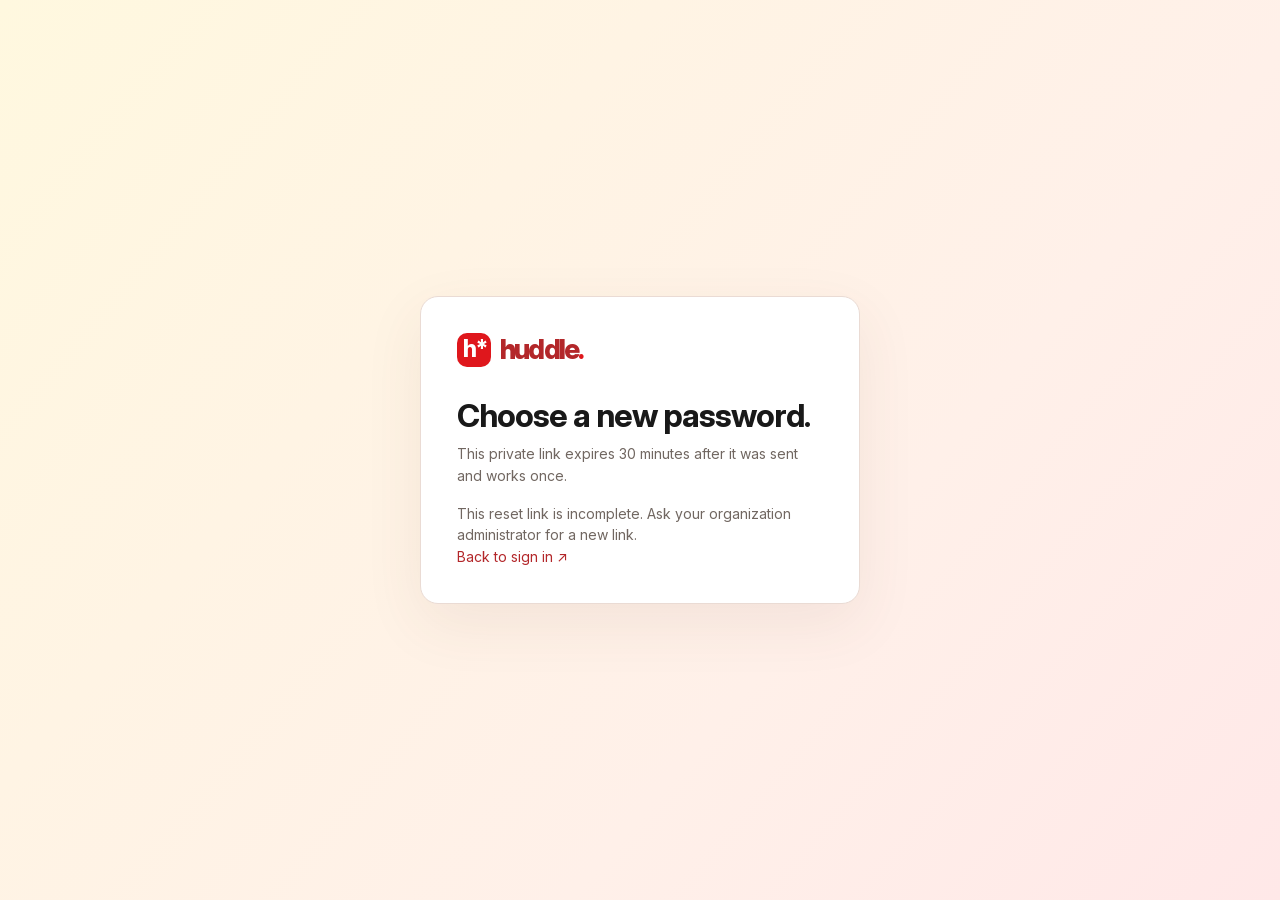
<file: static/reset-password.html>
<!doctype html><html lang="en"><head><meta charset="utf-8"><meta name="viewport" content="width=device-width,initial-scale=1"><meta name="robots" content="noindex,nofollow"><title>Reset password · HUDDLE</title><link rel="icon" href="/static/huddle-icon.svg"><link rel="stylesheet" href="/static/app.css"><link rel="stylesheet" href="/static/workspace-theme.css"><link rel="stylesheet" href="/static/reset-password.css"><script src="/static/reset-password.js" defer></script></head><body><main class="recovery"><a class="wordmark" href="/"><span class="huddle-symbol">h*</span><span class="huddle-name">huddle<span>.</span></span></a><h1>Choose a new password.</h1><p>This private link expires 30 minutes after it was sent and works once.</p><form id="reset-form"><label>New password<input type="password" name="password" autocomplete="new-password" minlength="10" maxlength="256" required></label><label>Confirm new password<input type="password" name="confirm" autocomplete="new-password" minlength="10" maxlength="256" required></label><button class="btn primary">Save new password</button></form><p id="result" role="status" aria-live="polite"></p><a href="/app/login">Back to sign in ↗</a></main></body></html>
</file>
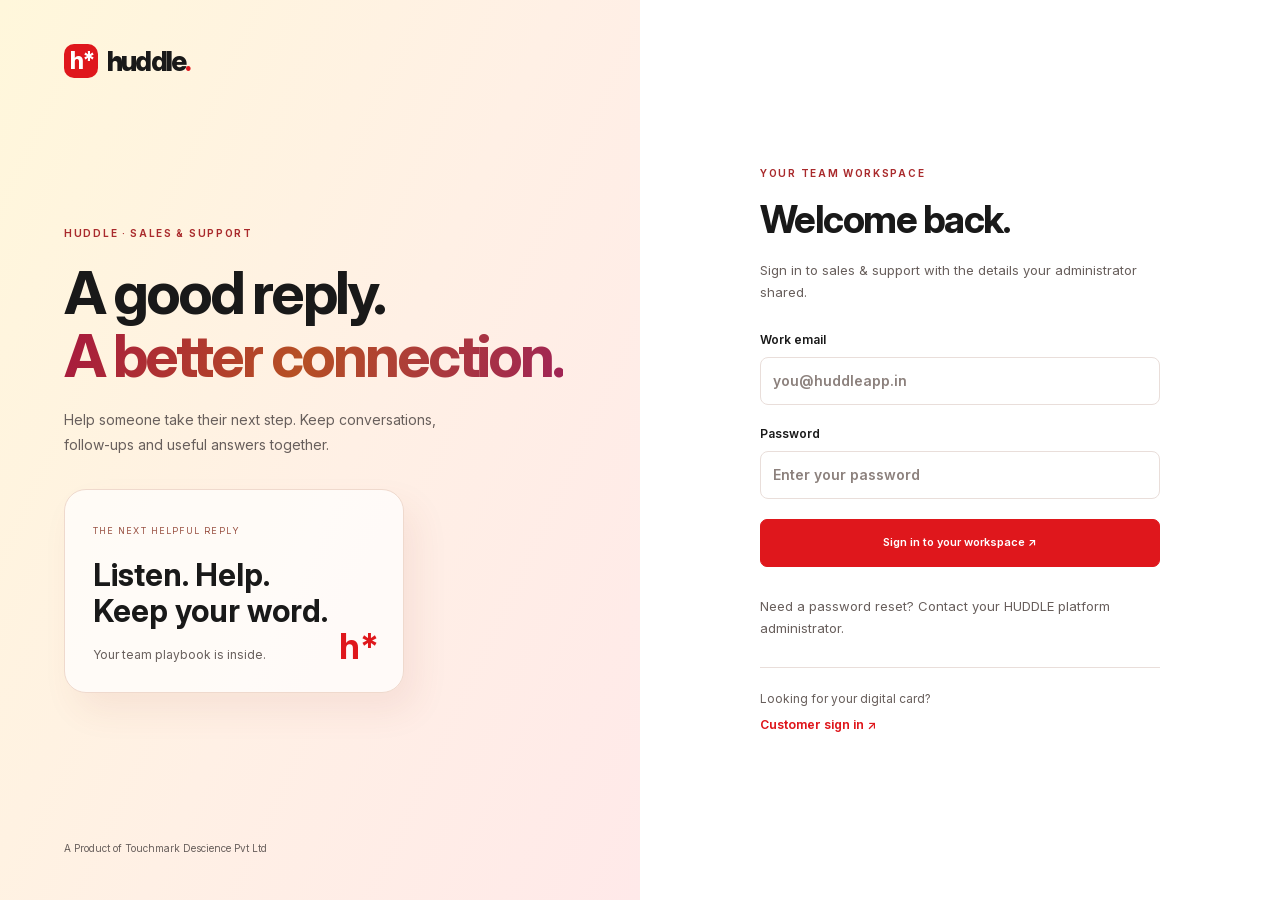
<file: static/sales-login.html>
<!doctype html><html lang="en"><head><meta charset="utf-8"><meta name="viewport" content="width=device-width,initial-scale=1"><meta name="robots" content="noindex"><title>Team sign in · HUDDLE</title><link rel="icon" href="/static/huddle-icon.svg"><link rel="stylesheet" href="/static/app.css"><link rel="stylesheet" href="/static/workspace-theme.css"><link rel="stylesheet" href="/static/platform.css"><link rel="stylesheet" href="/static/sales.css"></head><body><main class="team-auth"><aside class="team-auth-story"><a class="wordmark" href="/" aria-label="Huddle home"><span class="huddle-symbol">h*</span><span class="huddle-name">huddle<span>.</span></span></a><div><p class="op-kicker">HUDDLE · SALES &amp; SUPPORT</p><h1>A good reply.<br><em>A better connection.</em></h1><p>Help someone take their next step. Keep conversations, follow-ups and useful answers together.</p><div class="team-auth-note"><span>THE NEXT HELPFUL REPLY</span><strong>Listen. Help.<br>Keep your word.</strong><p>Your team playbook is inside.</p><b aria-hidden="true">h*</b></div></div><small>A Product of Touchmark Descience Pvt Ltd</small></aside><section class="team-auth-main"><div class="team-auth-box"><p class="op-kicker">YOUR TEAM WORKSPACE</p><h2>Welcome back.</h2><p>Sign in to sales &amp; support with the details your administrator shared.</p><form id="staff-login"><label>Work email<input name="email" type="email" autocomplete="username" placeholder="you@huddleapp.in" required></label><label>Password<input name="password" type="password" autocomplete="current-password" placeholder="Enter your password" required></label><button class="btn primary" type="submit">Sign in to your workspace ↗</button><p role="alert" tabindex="-1" id="login-error"></p></form><p class="team-auth-help">Need a password reset? Contact your HUDDLE platform administrator.</p><div class="team-auth-customer"><span>Looking for your digital card?</span><a href="/app/login">Customer sign in ↗</a></div></div></section></main><script type="module" src="/static/sales-login.js"></script></body></html>
</file>
<file: static/app.css>
@import url('/static/fonts.css');
:root{--green:#164e40;--green-deep:#123e34;--green-pale:#eaf0eb;--ink:#202c28;--muted:#7b837d;--line:#e4e8e1;--paper:#f7f8f4;--white:#fff;font-family:Inter,-apple-system,BlinkMacSystemFont,"Segoe UI",sans-serif;color:var(--ink);font-synthesis:none;font-weight:400;font-size:14px;line-height:1.5}*{box-sizing:border-box}body{margin:0;background:var(--paper)}button,input,select,textarea{font:inherit}button,a,input,select,textarea{-webkit-tap-highlight-color:transparent}a{color:inherit;text-decoration:none}button{cursor:pointer}button:disabled{cursor:not-allowed;opacity:.5}button{color:inherit}button:focus-visible,a:focus-visible,input:focus-visible,textarea:focus-visible,select:focus-visible{outline:3px solid #8bc2ad;outline-offset:3px}button,input,textarea,select{border-radius:8px}input,select,textarea{background:white;border:1px solid #dce2da;min-height:43px;padding:11px 13px;width:100%;color:var(--ink);transition:border-color .15s}input:focus,textarea:focus,select:focus{border-color:#498571;outline:none;box-shadow:0 0 0 3px #164e4010}input:disabled,textarea:disabled{background:#f5f6f2;color:#89918a;cursor:not-allowed}input[type=checkbox]{min-height:0;accent-color:var(--green);width:17px;height:17px;margin:0;cursor:pointer}input[type=color]{padding:5px;width:50px}input[type=range]{accent-color:var(--green);border:0;box-shadow:none;padding:0;min-height:24px}input[type=file]{display:none}select{appearance:auto}textarea{resize:vertical}h1,h2,h3,p{margin:0}h1,h2,h3{font-weight:600;letter-spacing:-.035em}h1{font-size:34px;line-height:1.2}h2{font-size:19px;line-height:1.3}h3{font-size:15px;letter-spacing:-.02em}small{display:block;font-size:12px}.icon{width:19px;height:19px;flex-shrink:0;vertical-align:middle}.loading{padding:60px;color:var(--green)}.workspace{display:flex;min-height:100vh}.sidebar{width:248px;position:fixed;inset:0 auto 0 0;background:#fff;border-right:1px solid var(--line);display:flex;flex-direction:column;padding:31px 20px 0;z-index:20}.wordmark{display:inline-flex;align-items:center;gap:5px;font-size:36px;font-weight:750;line-height:1;letter-spacing:-2.5px;color:var(--green);width:max-content}.wordmark>span{font-size:25px;margin-left:3px;letter-spacing:0;transform:translateY(-1px)}.sidebar>.wordmark{margin-left:13px}.workspace-switch{display:flex;align-items:center;gap:11px;padding:16px 11px;margin-top:36px;border:1px solid var(--line);border-radius:10px}.workspace-symbol{background:#e6eee7;width:35px;height:35px;display:grid;place-items:center;border-radius:7px;color:var(--green);font-size:12px;font-weight:700}.workspace-switch strong{font-size:13px;display:block}.workspace-switch small{color:var(--muted);font-size:10px;margin-top:1px}.single-dot{margin-left:auto;background:#5a9775;width:6px;height:6px;border-radius:50%}.nav-caption{font-size:9px;letter-spacing:1.7px;color:#949b92;margin:32px 14px 12px}.sidebar nav{display:grid;gap:5px}.nav-item{width:100%;display:flex;align-items:center;gap:12px;background:transparent;border:0;padding:12px 14px;text-align:left;font-size:12px;color:#717a72;border-radius:7px;transition:background .2s}.nav-item:hover{background:#f4f6f1}.nav-item.active{background:#eaf1e9;color:var(--green);font-weight:600}.nav-item .icon{width:17px;height:17px}.nav-count{margin-left:auto;background:var(--green);color:#fff;border-radius:4px;font-size:10px;padding:0 5px}.sidebar-bottom{margin-top:auto;padding-top:30px}.owned-note{display:flex;gap:10px;align-items:center;color:#8a9389;background:#f8f9f5;padding:15px;border-radius:8px;margin-bottom:20px;font-size:11px}.owned-note .icon{width:15px}.user-block{border-top:1px solid var(--line);margin-top:16px;padding:21px 0;display:flex;align-items:center;gap:9px}.user-block strong{font-size:11px;font-weight:600;display:block;max-width:120px;overflow:hidden;text-overflow:ellipsis;white-space:nowrap}.user-block small{font-size:10px;color:var(--muted)}.user-block .icon-button{margin-left:auto}.main-area{margin-left:248px;flex:1;min-width:0}.topbar{height:76px;background:#ffffffc4;border-bottom:1px solid var(--line);display:flex;align-items:center;justify-content:space-between;padding:0 44px}.breadcrumbs{display:flex;gap:13px;font-size:11px;color:#8b938b}.breadcrumbs>span{color:#c4c9c0}.breadcrumbs strong{font-weight:500;color:#4e5b52}.topbar-right{display:flex;gap:7px;align-items:center;font-size:10px;color:#7b847b}.status-dot{display:inline-block;background:#548e68;width:6px;height:6px;border-radius:50%;flex-shrink:0}.help-link{display:flex;align-items:center;gap:8px;border-left:1px solid var(--line);margin-left:15px;padding-left:20px;color:#4b5b50}.help-link .icon{height:13px;width:13px}.main-content{max-width:1580px;margin:auto;padding:39px 44px 0}.page-heading{display:flex;align-items:center;justify-content:space-between;gap:24px;margin-bottom:29px}.eyebrow{font-size:9px;letter-spacing:1.7px;font-weight:600;color:#849084;margin-bottom:9px}.subheading{color:#8b938a;font-size:12px;margin-top:10px}.heading-actions{display:flex;gap:10px;flex-shrink:0}.btn{display:inline-flex;align-items:center;justify-content:center;gap:8px;white-space:nowrap;border:1px solid #dce2d8;border-radius:7px;background:#fff;color:#47574a;min-height:40px;padding:10px 16px;font-weight:500;font-size:11px;transition:background .2s,transform .2s}.btn:hover{background:#f3f6f0}.btn .icon{width:15px;height:15px}.btn.primary{background:var(--green);color:white;border-color:var(--green)}.btn.primary:hover{background:#20614f}.btn.white{background:white;color:var(--green);border-color:white}.btn.small{font-size:10px;min-height:32px;padding:7px 11px}.btn.subtle{background:#fafbf7;border-style:dashed;margin-top:10px;font-size:11px}.btn.danger-filled{background:#a13f38;color:#fff;border-color:#a13f38}.btn.full{width:100%;min-height:47px;font-size:13px}.text-button{border:0;background:transparent;font-size:11px;padding:5px 0;display:inline-flex;gap:6px;align-items:center;font-weight:500;color:var(--green)}.text-button .icon{width:13px;height:13px}.icon-button{display:inline-grid;place-items:center;flex-shrink:0;width:30px;height:30px;padding:5px;background:transparent;border:0;border-radius:6px;color:#839083}.icon-button:hover{background:#edf2e9;color:var(--green)}.icon-button .icon{width:16px;height:16px}.danger{color:#b05d56}.pill{display:inline-flex;align-items:center;justify-content:center;border-radius:5px;font-size:9px;letter-spacing:.05px;font-weight:500;padding:4px 8px;background:#f0f2ed;color:#788272;white-space:nowrap;line-height:1.2}.pill.green{background:#e9f1e8;color:#517754}.pill.red{background:#fbeceb;color:#a2514b}.pill.light{background:#ffffff13;border:1px solid #ffffff20;color:#c4dacb;padding:6px 10px;font-size:8px;letter-spacing:1.1px}.welcome-panel{position:relative;overflow:hidden;border:1px solid #214e3c;border-radius:13px;background:#154e3e;color:white;min-height:285px;padding:35px 37px;display:flex;justify-content:space-between}.welcome-panel h2{font-size:36px;font-weight:500;line-height:1.13;letter-spacing:-1.3px;margin:17px 0 13px}.welcome-panel p{font-size:11px;line-height:1.8;color:#b3c9b9;margin-bottom:21px}.welcome-panel .btn{min-height:33px;padding:8px 12px;font-size:10px}.welcome-art{position:absolute;right:32px;top:0;width:340px;height:100%}.welcome-art:before{content:'';position:absolute;width:310px;height:310px;left:10px;top:10px;border:1px solid #ffffff12;border-radius:50%}.welcome-art:after{content:'';position:absolute;width:410px;height:410px;left:-40px;top:-40px;border:1px solid #ffffff0c;border-radius:50%}.floating-card{position:absolute;width:158px;height:205px;border-radius:10px;box-shadow:0 20px 30px #052d2b33;z-index:2}.floating-card.one{background:#f9fbf4;color:#304638;left:9px;top:71px;transform:rotate(-11deg);padding:18px 16px}.floating-card.one>span{font-size:15px;font-weight:700}.art-avatar{width:43px;height:43px;border-radius:50%;background:#e0bca6;display:grid;place-items:center;font-size:12px;margin:14px 0 9px;font-weight:600}.floating-card.one strong{font-size:12px;display:block}.floating-card.one small{font-size:8px;margin-top:3px;color:#869081}.art-lines{margin-top:13px;width:75px;height:5px;border-radius:3px;background:#dce4d6;box-shadow:0 10px #e6ebdf}.floating-card.two{background:#d9e7b9;color:#2d543d;right:0;top:40px;transform:rotate(13deg);padding:20px}.floating-card.two>span{font-size:6px;letter-spacing:1.2px;display:block}.floating-card.two strong{font-size:21px;line-height:1.1;display:block;margin-top:22px;letter-spacing:-.7px}.art-qr{margin-top:15px}.art-qr .icon{width:42px;height:42px}.star-decoration{position:absolute;font-size:73px;top:4px;left:80px;color:#bdd49a;z-index:3;transform:rotate(15deg)}.stats-grid{display:grid;grid-template-columns:repeat(4,1fr);gap:16px;margin:23px 0 29px}.stat{border:1px solid var(--line);background:white;border-radius:10px;padding:19px}.stat>div{display:flex;gap:8px;align-items:center;color:#808c7e;font-size:10px}.stat>div .icon{width:15px;height:15px;color:#6c8b70}.stat>strong{display:block;font-size:30px;font-weight:500;letter-spacing:-1.5px;margin:14px 0 8px;line-height:1}.stat>small{font-size:9px;color:#92998f}.overview-columns{display:grid;grid-template-columns:1.1fr 1fr;gap:22px}.panel{border:1px solid var(--line);border-radius:11px;background:white;overflow:hidden}.panel-heading{display:flex;align-items:center;justify-content:space-between;padding:24px 24px 21px;gap:15px}.panel-heading h2{font-size:15px;letter-spacing:-.4px}.panel-heading p{font-size:10px;color:#939b90;margin-top:5px}.step-icon{display:grid;place-items:center;color:#8b9e89;background:#f2f6ed;width:30px;height:30px;border-radius:8px;font-size:20px}.setup-step{display:flex;width:calc(100% - 48px);align-items:center;border:0;border-top:1px solid #eff2ec;border-radius:0;background:transparent;text-align:left;gap:14px;margin:0 24px;padding:19px 0}.setup-step>.icon{width:15px;height:15px;margin-left:auto;color:#a0ae9a}.step-number{width:31px;height:31px;display:grid;place-items:center;flex-shrink:0;background:#f5f7f0;color:#8d9a84;border:1px solid #e4e9dc;border-radius:8px;font-size:11px}.step-number.done{background:#eef4e7;color:#69895a}.step-number .icon{width:14px;height:14px}.setup-step strong{font-size:11px;font-weight:550}.setup-step p{color:#969e91;font-size:9px;margin-top:4px}.person-row{display:flex;gap:11px;align-items:center;padding:12px 24px}.person-row:last-of-type{padding-bottom:24px}.person-row strong{display:block;font-size:11px;font-weight:550}.person-row small{font-size:9px;color:#919a8b;margin-top:3px}.person-row>.pill{margin-left:auto}.avatar{height:37px;width:37px;display:grid;place-items:center;flex-shrink:0;background:#e4ecdd;border-radius:50%;font-size:10px;font-weight:600;color:#6b815d;overflow:hidden}.avatar.small{height:31px;width:31px;font-size:10px}.avatar.large{height:64px;width:64px;font-size:19px}.avatar img{width:100%;height:100%;object-fit:cover}.colour-1{background:#efe6de;color:#9c806a}.colour-2{background:#e6e3f0;color:#8d7f9c}.colour-3{background:#dce7ed;color:#6d8a9b}.workspace-footer{display:flex;justify-content:space-between;padding:30px 0 23px;margin-top:17px;font-size:9px;color:#9ca493}.demo-banner{font-size:10px;background:#f1f3e9;border:1px solid #e3e7d8;color:#84916e;padding:9px 13px;border-radius:6px;margin-bottom:24px}.tabs{display:flex;gap:30px;border-bottom:1px solid var(--line);margin-bottom:28px}.tab{border:0;border-bottom:2px solid transparent;border-radius:0;background:none;padding:0 2px 14px;font-size:12px;color:#92998c;display:flex;align-items:center;gap:8px}.tab.active{color:var(--green);font-weight:600;border-bottom-color:var(--green)}.count{display:inline-block;background:#eef1e8;color:#88947c;padding:1px 6px;border-radius:5px;font-size:9px;vertical-align:middle}.editor-layout{display:grid;grid-template-columns:minmax(0,1fr) 328px;align-items:start;gap:40px}.editor-panel{padding:27px}.editor-panel>.panel-heading{padding:0 0 23px}.field{display:flex;flex-direction:column;gap:8px;margin-bottom:20px;font-size:11px;color:#5b6859;min-width:0}.field>span{display:flex;justify-content:space-between;align-items:center;font-weight:500}.form-row{display:grid;grid-template-columns:1fr 1fr;gap:18px}.muted{color:#9aa192;font-size:11px;margin-top:7px;margin-bottom:17px}.hint{font-size:10px;color:#9aa18f;line-height:1.6;margin-top:-10px;margin-bottom:17px}.member-photo-row .hint{margin:7px 0 0}hr{border:0;border-top:1px solid #edf0e9;margin:26px 0}.logo-upload{border:1px dashed #d7dfcc;border-radius:8px;min-height:130px;display:flex;justify-content:center;align-items:center;flex-direction:column;gap:9px;background:#fafbf7;margin-bottom:20px}.logo-upload>.icon{width:24px;height:24px;color:#a3b095}.logo-upload>img{max-width:130px;max-height:85px;margin-top:15px;object-fit:contain}.upload-label{display:block;font-size:11px;color:#718263;cursor:pointer;padding:8px 16px}.logo-upload>.text-button{margin-bottom:10px}output{font-size:10px;color:#929d87}.colour-options{display:flex;gap:12px;margin:20px 0}.colour-swatch{height:30px;width:30px;border:1px solid transparent;background:none;padding:3px;border-radius:50%}.colour-swatch>span{display:block;width:100%;height:100%;border-radius:50%}.colour-swatch.selected{border-color:#6f8a60}.colour-input{display:flex;gap:10px;max-width:210px}.image-uploads{display:grid;grid-template-columns:repeat(3,1fr);gap:12px}.image-slot{aspect-ratio:1.1;position:relative;border:1px dashed #dbe2d2;background:#fafbf7;border-radius:7px;display:flex;align-items:center;justify-content:center;flex-direction:column;gap:7px;overflow:hidden;color:#a3af97}.image-slot>img{width:100%;height:100%;object-fit:cover}.image-slot>.icon{width:20px}.image-slot>label{font-size:9px;cursor:pointer;position:absolute;inset:0;display:flex;justify-content:center;align-items:flex-end;padding-bottom:18px}.remove-image{border:0;border-radius:50%;background:#fff;position:absolute;right:5px;top:5px;width:24px;height:24px;display:grid;place-items:center}.remove-image .icon{width:13px;height:13px}.form-footer{display:flex;align-items:center;justify-content:space-between;gap:12px;border-top:1px solid var(--line);margin-top:28px;padding-top:23px}.form-footer>span{font-size:9px;color:#99a08f}.form-footer>span .icon{width:12px}.preview-column{position:sticky;top:30px}.preview-label{font-size:9px;letter-spacing:1.5px;color:#87957c;display:flex;align-items:center;gap:7px;margin:4px 0 20px}.preview-label>span:last-child:not(.status-dot){margin-left:auto;font-size:9px;color:#a5ad9c;letter-spacing:0}.preview-help{text-align:center;font-size:10px;color:#a2aa97;line-height:1.8;max-width:290px;margin:20px auto}.digital-card{border:1px solid #dfe6d8;box-shadow:0 8px 35px #22391807;background:white;border-radius:18px;overflow:hidden;position:relative}.card-cover{height:148px;background:var(--brand);color:white;position:relative;display:flex;align-items:flex-start;padding:24px;overflow:hidden}.card-brand{font-weight:700;font-size:21px;letter-spacing:-.8px;position:relative;z-index:1}.brand-dot{margin-left:7px;font-size:17px}.company-logo{object-fit:contain;max-height:100px;max-width:100%;z-index:1;position:relative}.cover-orbit{position:absolute;right:-30px;top:-68px;width:230px;height:230px;border:1px solid #ffffff18;border-radius:50%}.cover-orbit:after{content:'';position:absolute;inset:20px;border:1px solid #ffffff10;border-radius:50%}.card-content{padding:0 24px 23px;position:relative}.person-photo{height:76px;width:76px;object-fit:cover;border:4px solid white;border-radius:50%;margin-top:-38px;position:relative;background:#d7e4cf;display:grid;place-items:center;color:var(--brand)}.person-photo.initials{font-size:23px;font-weight:600}.card-identity{margin-top:14px}.card-company-name{font-size:9px;color:#88927e;margin-bottom:6px;letter-spacing:.3px}.card-identity h2{font-size:23px;color:#25352b;line-height:1.2;letter-spacing:-.7px}.card-title{font-size:11px;color:#7d8c77;margin-top:7px}.card-bio{font-size:11px;line-height:1.7;color:#7a8971;margin-top:17px;white-space:pre-line}.save-contact{display:flex;align-items:center;justify-content:center;gap:7px;background:var(--accent);color:white;border-radius:7px;font-size:11px;padding:12px;margin:21px 0 16px;min-height:40px}.save-contact .icon{width:13px;height:13px}.contact-list>a{display:flex;align-items:center;gap:11px;border-top:1px solid #eff2e9;padding:13px 0;font-size:10px;color:#708368;overflow-wrap:anywhere}.contact-list>a>.icon{width:14px;height:14px;color:var(--brand)}.contact-list>a>.icon:last-child{margin-left:auto;width:11px;height:11px;color:#a9b69d}.division-description{font-size:10px;color:#8d9783;margin:12px 0;white-space:pre-line}.address,.division-contact{display:flex;gap:10px;align-items:flex-start;font-size:10px;color:#7c8971;line-height:1.6;margin:12px 0}.address .icon,.division-contact .icon{width:14px;height:14px;margin-top:1px}.card-socials{display:flex;flex-wrap:wrap;gap:7px;margin-top:17px}.card-socials>a{display:flex;gap:5px;align-items:center;padding:7px 10px;border:1px solid #e6eadf;border-radius:6px;font-size:9px;color:#728369}.card-socials .icon{width:10px;height:10px}.company-gallery{display:grid;gap:8px;margin-top:23px}.company-gallery>img{width:100%;max-height:230px;object-fit:cover;border-radius:8px}.card-foot{text-align:center;background:#fafbf7;border-top:1px solid #eff2e9;font-size:8px;color:#9aa58e;padding:14px;letter-spacing:.4px}.layout-portrait .card-cover{height:195px;justify-content:center}.layout-portrait .person-photo{height:96px;width:96px;margin:-48px auto 0}.layout-portrait .card-identity{text-align:center}.layout-portrait .card-content{padding:0 28px 25px}.layout-minimal .card-cover{background:white;color:var(--brand);height:120px;padding:28px}.layout-minimal .cover-orbit{display:none}.layout-minimal .person-photo{border-radius:14px;background:#f0f3ea}.layout-minimal .save-contact{background:white;border:1px solid var(--accent);color:var(--accent)}.layout-bold .card-cover{height:165px;background:var(--accent)}.layout-bold .card-brand{font-size:34px}.layout-bold .card-cover:after{content:'✳';position:absolute;right:15px;bottom:-45px;font-size:175px;opacity:.15;line-height:1}.layout-bold .person-photo{border-radius:15px}.layout-bold .card-identity h2{font-size:29px;letter-spacing:-1.3px}.section-toolbar{display:flex;justify-content:space-between;align-items:center;gap:20px;margin-bottom:22px}.section-toolbar>p{color:#919b87;font-size:11px;max-width:500px}.division-grid{display:grid;grid-template-columns:repeat(3,1fr);gap:20px}.division-tile{padding:23px}.division-top{display:flex;justify-content:space-between;align-items:center;margin-bottom:25px}.division-symbol{display:grid;place-items:center;background:#f0f4eb;width:39px;height:39px;color:#7d9270;border-radius:9px}.division-tile h2{font-size:19px}.division-tile>p{font-size:11px;color:#9aa18f;margin-top:9px;min-height:32px}.division-location{display:flex;gap:7px;align-items:center;color:#86937b;font-size:10px;margin-top:24px;white-space:pre-line}.division-location .icon{width:14px;height:14px}.division-bottom{display:flex;justify-content:space-between;border-top:1px solid var(--line);margin-top:25px;padding-top:16px;font-size:9px;color:#a0a992}.notice{display:flex;align-items:center;gap:8px;line-height:1.7;border:1px solid #e4e9d8;background:#f0f4e9;color:#7f906d;border-radius:7px;font-size:11px;padding:13px 16px;margin-bottom:24px}.notice>.icon{width:15px;height:15px;flex-shrink:0}.team-overview>.notice{margin:15px 23px}.table-toolbar{padding:20px 23px;display:flex;justify-content:space-between;gap:15px;border-bottom:1px solid #eef0e9}.table-toolbar>select{width:170px;min-height:36px;font-size:11px;padding:8px 12px}.search{display:flex;align-items:center;gap:10px;border:1px solid #e0e6d9;padding:0 11px;border-radius:7px;min-width:300px}.search>.icon{color:#a5b098;width:16px;height:16px}.search>input{border:0;background:transparent;box-shadow:none;outline:none;font-size:11px;min-height:36px;padding:8px 0}.table-scroll{overflow:auto}table{width:100%;border-collapse:collapse;text-align:left}th{background:#fafbf7;color:#9aa58d;font-size:9px;font-weight:500;letter-spacing:.2px;padding:14px 24px;white-space:nowrap}td{padding:19px 24px;border-top:1px solid #edf0e6;font-size:11px;color:#829075}td>strong{display:block;font-weight:500;color:#596c50;font-size:11px}td>small{font-size:10px;color:#9da98e;margin-top:4px}.member-name{display:flex;align-items:center;gap:11px;text-align:left;border:0;background:none;padding:0;white-space:nowrap}.member-name strong{display:block;color:#4e6447;font-size:11px;font-weight:550}.member-name small{display:block;font-size:10px;color:#a0ac92;margin-top:4px}.row-actions{display:flex;align-items:center;gap:5px}.table-footer{padding:16px 24px;border-top:1px solid var(--line);font-size:9px;color:#a3ad97}.empty{padding:60px 30px;text-align:center;display:flex;align-items:center;flex-direction:column}.empty>.icon{width:35px;height:35px;color:#9caf8c;margin-bottom:20px}.empty h3{font-size:18px}.empty p{font-size:12px;color:#9aa68c;max-width:380px;margin:10px 0 25px}.template-grid{display:grid;grid-template-columns:repeat(2,1fr);gap:23px}.template-tile{border:1px solid var(--line);border-radius:11px;overflow:hidden;background:white}.template-art{height:230px;background:#eaf0e5;padding:25px 30px 0;text-align:center;overflow:hidden;position:relative}.template-art:before{content:'';position:absolute;width:210px;height:240px;background:white;left:50%;top:25px;transform:translateX(-50%);border-radius:13px;box-shadow:0 12px 30px #30432b0d}.template-art:after{content:'';position:absolute;background:var(--template-accent);width:210px;height:75px;top:25px;left:50%;transform:translateX(-50%);border-radius:13px 13px 0 0;z-index:0}.mock-brand{display:block;position:relative;color:#fff;font-size:11px;font-weight:600;z-index:1;top:13px;text-align:left;max-width:170px;margin:auto}.mock-profile{position:relative;width:49px;height:49px;background:#dfe9d4;border:3px solid white;border-radius:50%;margin:42px auto 10px;z-index:1;display:grid;place-items:center;font-size:12px;color:#849b71}.template-art strong{position:relative;font-size:13px;display:block;font-weight:600}.template-art small{position:relative;font-size:8px;color:#a0ac92;margin-top:3px}.mock-pill{position:relative;background:var(--template-accent);width:160px;height:19px;border-radius:4px;margin:14px auto 0}.mock-lines{position:relative;background:#edf1e7;width:160px;height:3px;margin:14px auto 0;box-shadow:0 10px #edf1e7}.template-art.portrait{background:#eee9f1}.template-art.portrait:after{height:95px}.template-art.portrait .mock-profile{margin-top:61px}.template-art.minimal{background:#edf0f2}.template-art.minimal:after{background:#fff}.template-art.minimal .mock-brand{color:var(--template-accent)}.template-art.minimal .mock-profile{border-radius:10px;left:-53px}.template-art.minimal strong,.template-art.minimal small{text-align:left;max-width:160px;margin-left:auto;margin-right:auto}.template-art.bold{background:#f1e9e4}.template-art.bold .mock-brand{font-size:20px;top:11px}.template-info{display:flex;align-items:center;justify-content:space-between;padding:22px 24px 0}.template-info h2{font-size:16px}.template-info p{font-size:10px;color:#a0ac93;margin-top:6px}.template-actions{padding:20px 24px}.template-actions .btn{width:100%}.member-photo-row{display:flex;align-items:center;gap:17px;margin-bottom:25px}.locked-label{display:inline-flex;align-items:center;gap:4px;font-size:9px;font-weight:400;color:#a1ac95}.locked-label .icon{width:10px;height:10px}.readonly-field{border:1px solid #e2e8dc;background:#f6f8f1;border-radius:7px;padding:11px 13px;display:flex;justify-content:space-between;color:#8d9b81}.readonly-field .icon{width:13px}.sharing-panel{margin-top:21px;padding:17px;display:flex;gap:15px;align-items:center}.sharing-panel>img{width:89px;height:89px}.sharing-panel h3{font-size:13px}.sharing-panel p{color:#95a185;font-size:9px;margin:5px 0 9px}.sharing-panel .text-button{font-size:9px;display:flex;margin-top:7px}.public-page{max-width:480px;margin:45px auto;padding:0 15px}.public-page .digital-card{border-radius:22px}.public-page .card-cover{height:185px;padding:30px}.public-page .card-content{padding-left:30px;padding-right:30px}.public-page .person-photo{height:90px;width:90px;margin-top:-45px}.public-page .card-identity h2{font-size:29px}.public-page .card-title{font-size:13px}.public-page .card-company-name{font-size:11px}.public-page .card-bio,.public-page .contact-list>a,.public-page .address,.public-page .division-contact{font-size:13px}.public-page .save-contact{font-size:13px;padding:15px}.public-page .card-socials>a{font-size:11px}.public-page .division-description{font-size:12px}.public-page .layout-portrait .card-cover{height:240px}.public-page .layout-portrait .person-photo{height:110px;width:110px;margin-top:-55px}.public-page .layout-minimal .card-cover{height:145px}.public-page .layout-bold .card-identity h2{font-size:36px}.public-note{text-align:center;color:#9aa78d;font-size:11px;margin:24px}.auth-page{min-height:100vh;display:grid;grid-template-columns:1fr 1fr}.auth-story{background:#164e40;color:white;display:flex;flex-direction:column;justify-content:space-between;padding:48px 65px;overflow:hidden}.auth-story .wordmark{color:#fff}.auth-story>div{margin:55px 0 30px}.auth-story .eyebrow{color:#9fbcaa;letter-spacing:1.8px}.auth-story h1{font-size:61px;letter-spacing:-3px;font-weight:500;line-height:1.08;margin:22px 0}.auth-story h1>span{color:#b9d393}.auth-story p{color:#a1bfad;font-size:13px;line-height:1.8}.auth-story p.auth-foot{font-size:10px;color:#87ab97;margin-top:30px}.auth-decoration{border:1px solid #ffffff20;border-radius:12px;padding:25px 32px;width:260px;background:#ffffff05;margin:45px 0 10px;transform:rotate(-7deg);position:relative;font-size:35px;color:#bed195}.auth-decoration>span{display:block;font-size:8px;letter-spacing:1.5px;color:#9dbfa8}.auth-decoration>strong{display:block;font-size:29px;color:#e4eddc;font-weight:500;margin-top:12px;letter-spacing:-1px}.auth-main{display:flex;justify-content:center;align-items:center;padding:60px 45px;background:#fafbf7}.auth-box{max-width:360px;width:100%}.auth-kicker{font-size:9px;letter-spacing:1.4px;color:#8d9c80}.auth-box h2{font-size:32px;margin:12px 0}.auth-box>p{font-size:12px;color:#9aa58f;line-height:1.8;margin-bottom:28px}.auth-box .field{margin-bottom:20px}.auth-box input{font-size:12px;min-height:45px}.auth-box .auth-link{font-size:11px;text-align:center;margin:23px 0;color:#8d9d7e}.auth-link a{color:var(--green);text-decoration:underline;text-underline-offset:3px}.auth-security{border-top:1px solid var(--line);display:flex;align-items:center;justify-content:center;gap:7px;padding-top:24px;margin-top:25px;font-size:9px;color:#a3ad97}.auth-security .icon{width:12px;height:12px}.demo-login{padding:17px;background:#f0f4e9;border:1px solid #e0e8d4;border-radius:8px;font-size:10px;color:#8a9c77}.demo-login p{margin:8px 0 13px;line-height:1.7}.demo-login strong{font-weight:600;color:#728766}.demo-login>.btn{margin-right:5px}.form-error{font-size:12px;color:#ab4e42;margin-bottom:14px}.form-error:empty{display:none}.success-symbol{display:grid;place-items:center;width:54px;height:54px;border-radius:50%;background:#e4eeda;color:#64834e;margin-bottom:22px}.modal-open{overflow:hidden}.modal-backdrop{position:fixed;inset:0;background:#14251dc2;backdrop-filter:blur(4px);display:flex;align-items:center;justify-content:center;padding:30px;z-index:100}.modal{width:550px;max-width:100%;max-height:calc(100svh - 60px);overflow:auto;border-radius:15px;background:#fff;padding:30px;box-shadow:0 30px 80px #0b241d30}.modal.wide{width:720px}.modal-heading{display:flex;align-items:flex-start;gap:25px;justify-content:space-between;margin-bottom:26px}.modal-heading h2{font-size:23px}.modal-heading p{font-size:11px;color:#9da88e;margin-top:9px}.modal-heading .icon-button{margin-top:-6px;margin-right:-7px}.modal-footer{border-top:1px solid var(--line);padding-top:23px;margin-top:27px;display:flex;gap:10px;justify-content:flex-end}.link-row{display:grid;grid-template-columns:1fr 2fr 30px;gap:9px;align-items:center;margin-top:10px}.link-row input{min-width:0;font-size:11px}.check-field{display:flex;gap:10px;align-items:center;font-size:11px;color:#879976;margin:20px 0}.policy-table{border:1px solid var(--line);border-radius:8px;overflow:hidden;margin:20px 0}.policy-row,.policy-header{display:grid;grid-template-columns:1fr 110px 110px;gap:10px;align-items:center;padding:13px 18px;font-size:12px}.policy-header{font-size:10px;background:#f6f8f0;color:#92a080}.policy-row{border-top:1px solid #edf1e5;color:#6a805b}.policy-row>label{display:flex;justify-content:center}.policy-header>span:not(:first-child){text-align:center}.segmented{display:flex;border-radius:8px;background:#f1f4eb;padding:4px;margin-bottom:25px}.segment{flex:1;background:none;border:0;border-radius:6px;color:#90a17f;font-size:12px;padding:9px}.segment.active{background:white;color:var(--green);box-shadow:0 1px 5px #20391609}.bulk-drop{display:flex;align-items:center;justify-content:center;flex-direction:column;gap:10px;border:1px dashed #c9d5bd;border-radius:10px;padding:30px;background:#fafcf6;cursor:pointer;margin-top:24px;color:#94a77e}.bulk-drop strong{font-size:13px;font-weight:500}.bulk-drop>span{font-size:10px}.bulk-content .table-scroll{max-height:300px;margin-top:20px}.bulk-content th,.bulk-content td{padding:11px;font-size:10px}.bulk-content h3{margin-top:24px}.text-danger{color:#b36358}.copy-fallback{font-size:12px}.unavailable{max-width:500px;margin:15vh auto;text-align:center;padding:25px}.unavailable>.icon{width:45px;height:45px;color:#839e70;margin-bottom:25px}.unavailable h1{font-size:30px}.unavailable p{color:#91a47d;margin:18px 0 25px}.notice .icon{flex-shrink:0}#toast{position:fixed;bottom:26px;left:50%;transform:translate(-50%,20px);max-width:90vw;padding:13px 22px;background:#153f32;color:#fff;font-size:12px;border-radius:8px;opacity:0;pointer-events:none;transition:opacity .2s,transform .2s;box-shadow:0 6px 22px #0b301930;z-index:200}#toast.visible{opacity:1;transform:translate(-50%,0)}#toast.error{background:#993e34}
@media(min-width:1500px){.main-content{padding-top:45px}.welcome-panel{min-height:330px;padding:40px}.welcome-panel h2{font-size:44px}.welcome-art{right:80px;transform:scale(1.1);transform-origin:top right}}
@media(max-width:1250px){.main-content{padding:30px 28px 0}.topbar{padding:0 28px}.editor-layout{grid-template-columns:minmax(0,1fr) 280px;gap:25px}.stats-grid{gap:12px}.stat{padding:15px}.stat>small{font-size:8px}.welcome-art{right:10px;transform:scale(.85);transform-origin:bottom right}.welcome-panel{padding:30px}.welcome-panel h2{font-size:32px}.division-grid{grid-template-columns:repeat(2,1fr)}td,th{padding-left:18px;padding-right:18px}.person-row{padding-left:18px;padding-right:18px}.overview-columns{gap:16px}.person-row>.pill{font-size:8px}}
@media(max-width:1080px){.sidebar{width:210px;padding-left:14px;padding-right:14px}.main-area{margin-left:210px}.main-content{padding:27px 24px 0}.topbar{padding:0 24px}.welcome-art{right:-25px;transform:scale(.7)}.welcome-panel h2{font-size:30px}.welcome-panel p{max-width:270px}.stats-grid{grid-template-columns:repeat(2,1fr)}.overview-columns{grid-template-columns:1fr}.editor-layout{grid-template-columns:1fr}.preview-column{position:static;max-width:360px;margin:10px auto 0;width:100%}.topbar-right>.status-dot,.topbar-right{font-size:0}.topbar-right>.help-link{font-size:10px}.form-row{gap:13px}.page-heading{align-items:flex-start}.heading-actions{padding-top:12px}h1{font-size:29px}.auth-story{padding:40px}.auth-story h1{font-size:48px}.auth-main{padding:40px}}
@media(max-width:760px){.sidebar{position:relative;width:100%;padding:19px 18px 0;border-right:0;border-bottom:1px solid var(--line)}.workspace{display:block}.sidebar>.wordmark{font-size:27px;margin:0}.sidebar>.wordmark>span{font-size:20px}.workspace-switch,.nav-caption,.sidebar-bottom{display:none}.sidebar nav{display:flex;overflow-x:auto;gap:6px;margin-top:20px}.nav-item{white-space:nowrap;justify-content:center;width:auto;font-size:10px;gap:6px;padding:11px 12px;border-radius:7px 7px 0 0}.nav-item .icon{width:14px;height:14px}.main-area{margin:0}.topbar{height:52px;padding:0 20px}.main-content{padding:25px 20px 0}.breadcrumbs{font-size:10px}.topbar-right .help-link{margin-left:0;padding-left:0;border:0}.page-heading{gap:15px;flex-wrap:wrap;margin-bottom:23px}.page-heading .eyebrow{font-size:8px}.subheading{font-size:11px;margin-top:8px}h1{font-size:29px}.heading-actions{padding-top:0}.welcome-panel{min-height:295px;padding:26px 24px}.welcome-panel h2{font-size:32px}.welcome-panel p{font-size:10px;max-width:220px}.welcome-art{transform:scale(.57);right:-36px;top:50px;opacity:.65;pointer-events:none}.welcome-panel>div:first-child{position:relative;z-index:4}.welcome-panel .pill{font-size:6px}.stats-grid{gap:12px}.stat{padding:17px 14px}.stat>div{font-size:9px}.stat>strong{font-size:28px}.stat>small{font-size:8px}.overview-columns{gap:20px}.panel-heading{padding:22px}.panel-heading h2{font-size:15px}.person-row{padding-left:22px;padding-right:22px}.person-row strong{font-size:12px}.person-row small{font-size:10px}.person-row>.pill{font-size:9px}.workspace-footer{font-size:8px;gap:10px}.demo-banner{font-size:9px;margin-bottom:23px}.tabs{gap:25px}.tab{font-size:11px}.editor-panel{padding:22px}.form-row{grid-template-columns:1fr;gap:0}.form-footer{flex-wrap:wrap}.form-footer>button{width:100%;margin-top:8px}.division-grid{grid-template-columns:1fr}.section-toolbar{align-items:flex-start;flex-wrap:wrap}.template-grid{grid-template-columns:1fr}.table-toolbar{padding:15px;flex-wrap:wrap}.search{min-width:0;width:100%}.table-toolbar>select{width:100%}.table-scroll th,.table-scroll td{white-space:nowrap}.template-art{height:245px}.modal-backdrop{padding:13px}.modal{padding:23px;max-height:calc(100svh - 26px)}.modal-heading h2{font-size:21px}.link-row{grid-template-columns:1fr 1.5fr 25px;gap:5px}.link-row input{font-size:10px;padding:9px}.policy-header,.policy-row{padding:12px;grid-template-columns:1fr 75px 75px;font-size:11px}.policy-header{font-size:8px}.auth-page{grid-template-columns:1fr}.auth-story{padding:25px 25px 35px;min-height:0}.auth-story>div{margin:25px 0 0}.auth-story h1{font-size:38px;line-height:1.05;margin:13px 0 15px}.auth-story h1 br{display:none}.auth-story p{font-size:11px}.auth-story .auth-foot,.auth-decoration{display:none}.auth-story .wordmark{font-size:29px}.auth-story .eyebrow{font-size:8px}.auth-main{padding:35px 25px}.auth-box{max-width:440px}.auth-box h2{font-size:28px}.public-page{margin:0 auto;padding:0;max-width:480px}.public-page .digital-card{border:0;border-radius:0;box-shadow:none}.public-page .card-content{padding:0 26px 26px}.public-page .card-cover{padding:27px}.public-page .card-foot{padding:20px}.public-note{font-size:10px}}
@media(prefers-reduced-motion:reduce){*,*:before,*:after{transition:none!important;scroll-behavior:auto!important}}

.mobile-account{display:none}@media(max-width:760px){.mobile-account{display:inline-grid}}
/* Keep the session controls reachable on every screen size. */
.sidebar{height:100dvh;display:flex;flex-direction:column;overflow:auto}.sidebar nav{flex:1;min-height:100px}.sidebar-bottom{margin-top:auto;flex-shrink:0}.topbar{position:sticky;top:0;z-index:15;background:#fafbf7}.always-logout{display:inline-flex!important;flex-shrink:0}.topbar-right{flex-wrap:wrap}.banner-slider{position:absolute;inset:0;overflow:hidden}.banner-slide{position:absolute;width:100%;height:100%;object-fit:cover;opacity:0;transition:opacity .8s}.banner-slide.selected{opacity:1}.card-cover{position:relative;overflow:hidden}.card-cover:has(.banner-slider):after{content:'';position:absolute;inset:0;background:linear-gradient(#0005,transparent 70%);pointer-events:none}.card-cover .company-logo,.card-cover .card-brand{position:relative;z-index:2}.banner-controls{position:absolute;right:12px;bottom:10px;display:flex;z-index:4;gap:4px}.banner-dot{border:0;background:#102b2388;color:#fff;border-radius:50%;width:28px;height:28px;cursor:pointer}.banner-dot.selected{background:#164e40}.cover-orbit{pointer-events:none}.personal-banners{display:flex;gap:10px;flex-wrap:wrap;margin:15px 0}.personal-banner img{width:110px;height:65px;object-fit:cover;border-radius:8px}.personal-banner{display:flex;flex-direction:column}.analytics-filters{display:flex;gap:20px;align-items:center;flex-wrap:wrap;margin-bottom:20px}.analytics-filters select{padding:9px;border:1px solid #dce2d9;border-radius:8px}.analytics-stats{grid-template-columns:repeat(auto-fit,minmax(150px,1fr))}.analytics-notes{display:block;margin-top:20px}.activity-trend{display:flex;gap:10px;overflow:auto;align-items:flex-end;min-height:145px}.activity-trend>div{min-width:40px;display:flex;flex-direction:column;justify-content:flex-end;gap:10px;text-align:center}.activity-trend span{display:block;background:#164e40;border-radius:5px 5px 0 0}.analytics-stats .stat{padding:20px}.panel+.panel{margin-top:20px}fieldset{border:1px solid #dce2d9;border-radius:10px;margin:15px 0;padding:14px}.card-cover .company-logo{max-width:85%;object-fit:contain}.topbar-right>.status-dot{flex-shrink:0}@media(max-width:760px){.topbar{padding:10px 15px}.topbar-right{gap:7px;font-size:10px}.topbar-right .help-link{display:none}.breadcrumbs{display:none}.always-logout span{display:inline}.sidebar{height:auto}.analytics-filters{gap:12px}}@media(prefers-reduced-motion:reduce){.banner-slide{transition:none}}

.panel:has(>h2){padding:24px}.panel>p{line-height:1.65}.panel code{overflow-wrap:anywhere}.analytics-notes p{margin:8px 0}
/* Navigation owns its scroll area; buttons never shrink into account controls. */
@media(min-width:761px){
 .sidebar> :not(nav){flex-shrink:0}
 .sidebar nav{display:flex;flex-direction:column;flex:1 1 auto;min-height:80px;overflow-y:auto;overflow-x:hidden;align-content:start;scrollbar-width:thin;padding-bottom:4px}
 .sidebar nav>.nav-item{flex:0 0 auto;min-height:42px}
 .sidebar-bottom{margin-top:0;padding-top:16px}
}
@media(min-width:761px) and (max-height:760px){.sidebar-bottom .owned-note{display:none}.sidebar .workspace-switch{margin-top:24px}.sidebar .nav-caption{margin-top:22px}.sidebar .user-block{padding:14px 0}}
@media(max-width:760px){.sidebar nav{flex:none;flex-direction:row;min-height:0;overflow-y:hidden;overflow-x:auto}.sidebar nav>.nav-item{flex:0 0 auto}}

/* Keep NFC guidance outside the action row and label account actions explicitly. */
.nfc-actions{display:flex;flex-wrap:wrap;gap:10px;align-items:center;margin:20px 0 14px}
.nfc-note{font-size:11px;color:var(--muted);line-height:1.7;margin:0;clear:both}
.topbar{height:auto;min-height:76px;gap:12px;flex-wrap:wrap;padding-top:12px;padding-bottom:12px}
.change-password{display:inline-flex;flex-shrink:0}.topbar-right{max-width:100%;row-gap:8px}
@media(max-width:760px){.topbar{padding:12px 16px}.topbar-right{justify-content:flex-start}.change-password span{display:inline}}

/* HUDDLE organizations and relationships */
.registration{max-width:640px;margin:6vh auto;padding:40px}.registration h1{font-size:40px;line-height:1.1}.exchange-panel{max-width:480px;margin:20px auto;padding:28px}.exchange-panel h2{font-size:24px;margin-top:24px}.upi-block{display:grid;gap:12px;margin:24px 0}.upi-block img{width:200px;max-width:100%}.form-trap{position:absolute;left:-10000px;width:1px;height:1px}.persona-grid{display:grid;grid-template-columns:repeat(auto-fit,minmax(280px,1fr));gap:20px}.persona-grid>.panel{padding:28px}.huddle-actions{display:flex;flex-wrap:wrap;gap:10px;margin-top:20px}.organization-row{display:flex;align-items:center;justify-content:space-between;gap:16px;padding:16px 0;border-bottom:1px solid #dce3da}.organization-row small{display:block}.qr-settings{margin-bottom:20px}.workspace-switch{flex-wrap:wrap}.public-page{padding-bottom:32px}.exchange-panel input,.exchange-panel textarea{max-width:100%}@media(max-width:600px){.registration{margin:16px;padding:24px}.exchange-panel{margin:16px}.workspace-switch .btn{margin-left:auto}}

.persona-grid>.panel{margin:0}

.google-signin{margin:20px 0}.google-signin small{font-size:11px;line-height:1.6;color:#85907e;margin-top:10px}.totp-qr{display:block;width:240px;max-width:100%;margin:20px auto}.recovery-codes{white-space:pre-wrap;line-height:2;background:#eef3e7;padding:22px;border-radius:10px}.modal code{overflow-wrap:anywhere}.sidebar-bottom .nav-item{font-size:12px}

.template-art.executive{background:#252b28;color:#e7eddc}.template-art.mint{background:#c5f579;color:#244432}.template-art.sunset{background:linear-gradient(120deg,#b16b9b,#e89073 60%,#f1c77b);color:#fff}
</file>
<file: static/workspace-theme.css>
@import url('/static/brand-theme.css');
/* Application chrome uses one identity. Cards keep their organization branding. */
:root{--green:var(--huddle-red);--green-deep:var(--huddle-red-hover);--green-pale:var(--huddle-red-soft);--ink:var(--huddle-ink);--muted:var(--huddle-muted);--line:var(--huddle-line);--paper:var(--huddle-paper);font-family:Inter,Arial,sans-serif}
h1,h2,h3{font-weight:720;letter-spacing:-.04em}h1{font-size:30px}h2{font-size:18px}
button:focus-visible,a:focus-visible,input:focus-visible,textarea:focus-visible,select:focus-visible{outline:3px solid #c71c24;outline-offset:3px}
input,select,textarea{min-height:40px;border-color:var(--line);background:#fff;padding:9px 12px;font-size:12px}
input::placeholder,textarea::placeholder{color:#8c817d;opacity:1}
input:focus,textarea:focus,select:focus{border-color:var(--green);box-shadow:0 0 0 3px #df171c12;outline:none}
input:disabled,textarea:disabled{color:#827773;background:#f5f3f1}
.btn{color:#463e3a;border-color:var(--line);font-weight:600}.btn:hover{background:#fff4f0}.btn.primary:hover{background:var(--green-deep)}
.btn.subtle{background:#fff8f4}.icon-button{color:#776b66}.icon-button:hover{color:var(--green);background:var(--green-pale)}
.pill{background:#f3f1ef;color:#685f5c}.pill.green{background:#fff0eb;color:#a92429}.pill.red{background:#fff0f0;color:#af1822}
.eyebrow{color:#ad1b22}.status-dot{background:var(--green)}
.wordmark{display:inline-flex;align-items:center;gap:9px;color:var(--ink);font-size:27px;letter-spacing:-1.8px;flex-shrink:0}
.wordmark>.huddle-symbol{display:grid;place-items:center;width:34px;height:34px;border-radius:10px;background:var(--green);color:white;font-size:23px;font-weight:780;letter-spacing:-2px;margin:0;transform:none}
.wordmark>.huddle-name{font-size:27px;font-weight:800;letter-spacing:-1.8px;margin:0;transform:none}.huddle-name>span{color:var(--green)}
.sidebar{width:224px;padding:22px 14px 0;overflow:hidden}.sidebar>.wordmark{margin-left:10px}
.workspace-switch{padding:12px 10px;margin-top:24px;border-color:var(--line);gap:9px}.workspace-symbol{background:#fff0e9;color:#a91b22;width:32px;height:32px}
.workspace-switch>div:last-child{min-width:0}.workspace-switch strong{overflow:hidden;text-overflow:ellipsis;white-space:nowrap;max-width:145px;font-size:12px}.workspace-switch small{font-size:10px}
.sidebar nav{gap:3px;margin-top:12px}.nav-caption{margin:17px 12px 6px;font-size:9px;letter-spacing:.12em;font-weight:650;color:#91827d;flex:none}
.sidebar nav>.nav-item{min-height:36px;padding:8px 11px;gap:9px;font-size:11px;flex:none;border-radius:7px;color:#685f5c}
.nav-item:hover{background:#fff7f3}.nav-item.active{color:#b4161d;background:#fff0ed;font-weight:650}.nav-count{background:var(--green)}
.sidebar-bottom{padding-top:12px;border-top:1px solid var(--line)}.sidebar-bottom>.nav-item{font-size:10px;padding:8px 11px}
.user-block{margin-top:10px;padding:15px 0}.user-block>div:nth-child(2){min-width:0}.user-block strong{max-width:110px}.avatar{background:#f1e9e3;color:#826957}.workspace .avatar.small{width:30px;height:30px;font-size:10px}
.main-area{margin-left:224px}.topbar{min-height:64px;padding:12px 30px;background:#ffffffed;backdrop-filter:blur(12px)}.breadcrumbs{color:#827771;font-size:11px}.breadcrumbs strong{color:#332b27;font-weight:600}
.topbar-right{color:#827771}.help-link{color:#685f5c;margin-left:5px;padding-left:12px}.topbar-right .btn{min-height:32px;font-size:10px}
.mobile-account-controls{display:none}.main-content{padding:30px 30px 0}.page-heading{margin-bottom:24px}.subheading{color:var(--muted);font-size:12px}
.panel{border-color:var(--line);border-radius:12px;box-shadow:0 2px 5px #35201903}.panel-heading{padding:22px}.panel-heading p,.muted,.hint,.preview-help,.section-toolbar>p{color:var(--muted)}
.welcome-panel{background:var(--huddle-hero);color:var(--ink);border-color:#f0dcd3}.welcome-panel h2{font-weight:750}.welcome-panel p{color:#685f5c}.welcome-panel .pill.light{background:#ffffffb0;color:#a91b22}
.floating-card.one{background:#fff;color:#302826}.floating-card.two{background:#f7c8b6;color:#7d2a2a}.star-decoration{color:#df171c}.art-lines{border-color:#df171c25;background:#df171c15}
.stat{border-color:var(--line)}.stat>div,.stat>small{color:var(--muted)}.stat>strong{color:var(--ink);font-weight:700}
.setup-step{border-color:var(--line)}.setup-step p,.person-row small{color:var(--muted)}.step-number{background:#fff3ed;color:#a91b22}.step-number.done{background:#fff0e9;color:#b5161c}
.table-toolbar{padding:14px 16px;align-items:center;justify-content:flex-start;gap:12px;border-color:var(--line)}
.search{min-width:220px;max-width:360px;flex:1;border-color:var(--line);background:#faf9f8}.search>.icon{color:#8c817b}.search>input{min-height:34px;font-size:11px}.search:focus-within{border-color:var(--green)}
.table-toolbar>select{min-height:35px;width:175px;padding:7px 10px;border-color:var(--line)}
.table-scroll{position:relative;border-radius:0 0 12px 12px}th{padding:11px 16px;background:#faf8f6;color:#766963;font-size:10px;font-weight:650;letter-spacing:0}
td{padding:10px 16px;border-color:#f0eae6;color:#685f5c;font-size:11px;line-height:1.35}td>strong{color:#302926;font-weight:600}td>small{color:#827773;margin-top:3px;font-size:10px}
tbody tr:hover{background:#fffaf7}.member-name{gap:10px;max-width:300px}.member-name .avatar{width:32px;height:32px;font-size:10px;flex-shrink:0}.member-name>span:last-child{min-width:0}
.member-name strong{font-size:12px;font-weight:600;color:#302926}.member-name small{font-size:10px;color:#827773;margin-top:3px;max-width:240px;overflow:hidden;text-overflow:ellipsis}
.row-actions{gap:3px;white-space:nowrap}.row-actions .icon-button{width:28px;height:28px}.row-actions .btn.small{padding:6px 9px;min-height:29px}
.table-footer{padding:12px 16px;font-size:10px;color:var(--muted);display:flex;align-items:center;justify-content:space-between;gap:12px;flex-wrap:wrap}
.table-pagination{display:flex;gap:10px;align-items:center;flex-wrap:wrap}.table-pagination>label{display:flex;align-items:center;gap:6px}.table-pagination select{width:auto;min-height:29px;font-size:10px;padding:4px 6px}.table-pagination .btn{min-height:29px;padding:5px 9px}
.field{margin-bottom:17px;gap:7px;color:#4e4540;font-size:11px}.field>span{font-weight:600}.field .locked-label{color:#8d766a}
.tabs{border-color:var(--line);gap:27px}.tab{color:#7a6e68}.tab.active{color:var(--green);border-color:var(--green)}.count{background:#f6eee8;color:#846f63}
.editor-layout{gap:28px;grid-template-columns:minmax(0,1fr) 310px}.editor-panel{padding:24px}.preview-column{top:90px}.preview-label{color:#a91b22;font-weight:650;font-size:9px;letter-spacing:.09em}.preview-help{font-size:10px}
.logo-upload{background:repeating-conic-gradient(#f6f2ef 0% 25%,#fff 0% 50%) 0 0/20px 20px;border-color:#dfc9be;padding:20px;min-height:175px}
.logo-upload .upload-placeholder{background:#ffffffd9;padding:16px;border-radius:10px}.upload-label{background:#fff;border:1px solid var(--line);border-radius:7px;color:#a91b22;font-weight:600}
.upload-placeholder{display:flex;flex-direction:column;align-items:center;justify-content:center;text-align:center;gap:7px;color:#9a7563;padding:14px;max-width:100%;pointer-events:none}
.upload-placeholder .icon{width:25px;height:25px;color:#bd7967}.upload-placeholder strong{font-size:11px;font-weight:600;color:#70564b}.upload-placeholder small{font-size:9px;line-height:1.5;color:#8d7b72}
.image-uploads{gap:10px}.image-slot{aspect-ratio:16/10;border-color:#dfc9be;background:linear-gradient(135deg,#fff9e9,#ffeae4);color:#91624e}
.image-slot .upload-placeholder{padding:9px 8px 32px}.image-slot .upload-placeholder small{font-size:8px}.image-slot>label{font-size:9px;font-weight:600;color:#a91b22;padding-bottom:12px}
.image-slot>img{position:absolute;inset:0}.personal-banners:has(.upload-placeholder){border:1px dashed #dfc9be;border-radius:9px;background:linear-gradient(130deg,#fff8e6,#fff0ec);min-height:115px;justify-content:center}
.upload-label,.member-photo-row label.btn,.personal-banners+label.btn{position:relative;overflow:hidden;cursor:pointer}
.upload-label input[type=file],.image-slot label input[type=file],.member-photo-row label.btn input[type=file],.personal-banners+label.btn input[type=file]{display:block;position:absolute;inset:0;width:100%;height:100%;opacity:0;cursor:pointer;min-height:0;padding:0}
.upload-label:focus-within,.image-slot:focus-within,.member-photo-row label.btn:focus-within,.personal-banners+label.btn:focus-within{outline:3px solid #c71c24;outline-offset:3px}
.form-footer{border-color:var(--line)}.form-footer>span{color:var(--muted)}hr{border-color:var(--line)}.notice,.demo-banner{background:#fff7ed;border-color:#f0ddc8;color:#826447}.notice .icon{color:#a87956}.billing-notice{background:#fff2dc;color:#805b35}
.workspace-footer,.workspace-footer span{color:#8a7c75}.analytics-filters{padding:16px}.activity-trend span{background:var(--green)}.analytics-notes{color:#6e6059}
.policy-header{background:#fff5ef;color:#7e5c4b}.policy-row{border-color:var(--line);color:#4c403a}.readonly-field{background:#f8f5f2;color:#82736c;border-color:var(--line)}
.modal{border-color:var(--line)}.modal-heading p{color:var(--muted)}.modal-backdrop{background:#29171166;backdrop-filter:blur(3px)}.modal:has(.member-editor){width:1040px}.member-editor{display:grid;grid-template-columns:minmax(0,1fr) 290px;gap:30px}.member-preview-column{align-self:start;position:sticky;top:0;min-width:0}.member-preview-column .digital-card h2{font-size:24px}.member-editor .form-row{gap:14px}
.auth-page{background:var(--paper);grid-template-columns:1fr 1fr;min-height:100dvh}.auth-story{background:var(--huddle-hero);color:var(--ink);padding:44px clamp(30px,5vw,76px);position:relative}
.auth-story .wordmark{color:var(--ink)}.auth-story .eyebrow{color:#a91b22;font-size:9px;letter-spacing:.12em}.auth-story h1{font-size:clamp(42px,4.8vw,68px);font-weight:780;line-height:1.05;letter-spacing:-.05em;max-width:530px;margin:23px 0}.auth-story h1>span{color:var(--green)}
.auth-story p{color:#685f5c;font-size:13px}.auth-story p.auth-foot{color:#82716a;font-size:10px}.auth-story>div{margin:38px 0 25px}
.auth-decoration{background:#ffffffb0;border-color:#efd5c7;box-shadow:12px 18px 35px #9b423414;color:#b4161d;width:280px;max-width:100%;padding:25px;transform:rotate(-5deg);margin-top:40px}
.auth-decoration>span{color:#9c5b49;font-size:8px}.auth-decoration>strong{color:#292322;font-size:27px}.auth-decoration .auth-card-star{position:absolute;bottom:12px;right:20px;font-size:35px;color:var(--green)}
.auth-main{background:#fff;padding:44px clamp(24px,4vw,60px)}.auth-box{max-width:430px}.auth-box h2{font-weight:750;font-size:36px;line-height:1.12;letter-spacing:-.045em;margin:14px 0}.auth-box>p{color:#766963;font-size:12px;margin-bottom:26px}.auth-kicker{color:#b4161d;font-size:9px;font-weight:650;letter-spacing:.12em}
.auth-box .field{margin-bottom:17px}.auth-box input{min-height:44px}.auth-box .form-row{gap:14px}.auth-box .auth-link{color:#766963;margin:22px 0;font-size:11px}.auth-security{color:#82736c;font-size:10px;border-color:var(--line);margin-top:24px;padding-top:22px}.google-signin small{color:#82736c}
.demo-login{background:#fff6ec;border-color:var(--line);color:#80644f}.auth-box .hint{font-size:10px;color:#8b766a}.auth-box .form-error{color:#b4161d}.success-symbol{background:#fff0ea;color:#b4161d}
.operator-header{border-color:var(--line)}.operator-main th,.operator-main td{padding:10px 14px;border-color:var(--line)}.operator-main code,.recovery-codes{background:#fff4eb;color:#6e4431}.operator-main progress,.billing-meter progress{accent-color:var(--green)}#operator-message{background:var(--green)}.operator-main .panel{border-color:var(--line)}
.account-actions{display:flex;flex-wrap:wrap;gap:12px}.sr-only{position:absolute;width:1px;height:1px;overflow:hidden;clip-path:inset(50%);white-space:nowrap}
@media(min-width:761px) and (max-height:760px){.sidebar{padding-top:17px}.workspace-switch{margin-top:17px;padding:10px}.sidebar nav{margin-top:5px}.sidebar nav>.nav-item{min-height:33px;padding-top:7px;padding-bottom:7px}.sidebar .nav-caption{margin-top:12px}.sidebar-bottom{padding-top:7px}.user-block{padding:10px 0;margin-top:7px}.sidebar-bottom>.nav-item{padding:6px 11px}}
@media(max-width:1100px){.editor-layout{grid-template-columns:minmax(0,1fr) 285px;gap:20px}.main-content{padding:25px 22px 0}.topbar{padding:12px 22px}.auth-story{padding:36px}.auth-story h1{font-size:48px}}
@media(max-width:1000px){.editor-layout{grid-template-columns:1fr}.preview-column{position:static;max-width:380px;width:100%;margin:0 auto}.topbar-right .help-link{display:none}.stats-grid{grid-template-columns:repeat(2,1fr)}.overview-columns{grid-template-columns:1fr}}
@media(max-width:760px){.sidebar{width:100%;height:auto;position:relative;padding:18px 16px 0;overflow:visible}.sidebar>.wordmark{margin:0}.sidebar nav{display:flex;flex-direction:row;overflow-x:auto;min-height:0;gap:5px;margin-top:17px;padding-bottom:0}.sidebar nav>.nav-caption{display:none}.sidebar nav>.nav-item{min-height:40px;font-size:11px;padding:10px 12px;flex:0 0 auto;white-space:nowrap}.sidebar-bottom,.workspace-switch{display:none}.main-area{margin:0}.mobile-account-controls{display:inline-flex}.topbar{min-height:58px;padding:10px 16px}.topbar-right{gap:7px}.topbar-right>.status-dot{display:none}.main-content{padding:23px 16px 0}.page-heading h1{font-size:27px}.heading-actions{flex-wrap:wrap}.table-toolbar{padding:12px;gap:9px}.search{min-width:0;max-width:none;flex-basis:100%}.table-toolbar>select{width:100%}.table-footer{padding:12px;gap:12px}.table-pagination{gap:8px}.table-pagination>span{font-size:9px}.editor-panel{padding:20px}.image-slot .upload-placeholder small{display:none}.image-slot .upload-placeholder{gap:4px;padding-bottom:28px}.image-slot .upload-placeholder .icon{width:20px;height:20px}.image-slot .upload-placeholder strong{font-size:10px}.member-editor{grid-template-columns:1fr;gap:25px}.member-preview-column{position:static;max-width:340px;margin:auto;width:100%}.modal:has(.member-editor){width:100%}.member-editor .form-row{grid-template-columns:1fr}.auth-page{grid-template-columns:1fr}.auth-story{padding:24px 25px 30px}.auth-story>div{margin:28px 0 0}.auth-story h1{font-size:41px;margin:15px 0}.auth-story h1 br{display:none}.auth-story .auth-foot,.auth-decoration{display:none}.auth-story .eyebrow{font-size:8px}.auth-story p{font-size:12px}.auth-main{padding:32px 25px 40px}.auth-box h2{font-size:32px}.auth-box .form-row{grid-template-columns:1fr;gap:0}.auth-box{max-width:440px}.workspace-footer{flex-wrap:wrap}.welcome-panel .welcome-art{opacity:.4}.sidebar .wordmark>.huddle-symbol{font-size:23px}.operator-header{flex-wrap:wrap}.operator-header .wordmark{font-size:30px}}
@media(prefers-reduced-motion:reduce){.topbar{backdrop-filter:none}}
.public-url-preview{overflow-wrap:anywhere;padding:16px;border:1px solid #eddcd6;border-radius:12px;background:linear-gradient(120deg,#fff8e4,#fff0ed)}.public-url-actions{display:flex;gap:10px;flex-wrap:wrap}.public-namespace{margin-top:24px;border-top:1px solid #eddcd6;padding-top:18px}.public-namespace summary{font-weight:600;cursor:pointer}.public-namespace p{margin:16px 0}
</file>
<file: static/platform.css>
/* HUDDLE workspace tokens and typography, with a distinct platform surface. */
body{background:var(--paper);color:var(--ink)}.op-skip{position:fixed;left:16px;top:-80px;z-index:1000;background:white;padding:12px}.op-skip:focus{top:12px}.op-loading{padding:48px;color:var(--muted)}
.op-shell{min-height:100vh;display:grid;grid-template-columns:224px minmax(0,1fr)}.op-sidebar{position:sticky;top:0;height:100vh;background:#fff;border-right:1px solid var(--line);padding:25px 16px;display:flex;flex-direction:column;gap:28px}.op-sidebar>.wordmark{margin-left:10px}.op-scope{padding:14px;border:1px solid #f1dcd4;background:linear-gradient(120deg,#fff7dd,#ffeded);border-radius:12px}.op-scope strong{display:block;font-size:13px}.op-scope small{display:block;margin-top:3px;color:var(--muted);font-size:11px}.op-nav{display:grid;gap:5px}.op-nav a{display:flex;align-items:center;gap:12px;padding:12px 14px;font-size:13px;font-weight:550;color:#746761;border-radius:9px}.op-nav a:hover{background:#fff6f1;color:var(--ink)}.op-nav a[aria-current=page]{background:#ffefea;color:#ac2129;font-weight:650}.op-nav svg{width:19px;height:19px;flex-shrink:0}.op-sidebar-foot{margin-top:auto;padding:12px;color:var(--muted);font-size:11px;line-height:1.6}.op-workspace{min-width:0}.op-topbar{height:76px;padding:0 36px;display:flex;align-items:center;justify-content:space-between;gap:16px;background:#ffffffee;border-bottom:1px solid var(--line);position:relative;z-index:20}.op-mobile-brand{display:none}.op-breadcrumb{display:flex;gap:12px;align-items:center;font-size:12px;color:var(--muted)}.op-breadcrumb strong{font-weight:600;color:var(--ink)}.op-breadcrumb a:hover{color:var(--green)}.op-account{position:relative;margin-left:auto}.op-account summary{display:flex;align-items:center;gap:10px;cursor:pointer;list-style:none;font-size:12px}.op-account summary::-webkit-details-marker{display:none}.op-account summary:after{content:'⌄';color:var(--muted)}.op-avatar{display:grid;place-items:center;width:36px;height:36px;border:1px solid #f1cec5;border-radius:50%;color:#aa232b;background:linear-gradient(135deg,#fff4d7,#ffe5de);font-weight:700}.op-profile-name small{display:block;font-size:10px;color:var(--muted)}.op-account-panel{position:absolute;right:0;top:48px;width:260px;max-width:calc(100vw - 32px);background:#fff;border:1px solid var(--line);box-shadow:0 12px 45px #58271517;border-radius:14px;padding:8px}.op-account-panel>div{padding:10px 12px;border-bottom:1px solid var(--line);font-size:12px;overflow-wrap:anywhere}.op-account-panel small{display:block;color:var(--muted);margin-top:4px}.op-account-panel a,.op-account-panel button{display:block;width:100%;text-align:left;padding:11px 12px;border:0;background:transparent;border-radius:8px;font-size:12px}.op-account-panel a:hover,.op-account-panel button:hover{background:#fff4ef}.op-main{max-width:1440px;padding:32px 36px 56px;margin:0 auto;min-width:0}.op-main h1{font-size:30px;line-height:1.2;letter-spacing:-1.2px;margin:6px 0 10px;font-weight:730}.op-main h2{font-size:17px;line-height:1.4;margin:0 0 8px;letter-spacing:-.4px}.op-main h3{font-size:13px;letter-spacing:-.1px;margin:0 0 8px}.op-main p{font-size:13px;line-height:1.65;color:var(--muted);margin:0 0 14px;max-width:78ch}.op-kicker{font-size:10px;letter-spacing:1.7px;color:#a92a2c;font-weight:650;margin-bottom:9px}.op-heading{display:flex;align-items:flex-start;justify-content:space-between;gap:20px;margin-bottom:24px}.op-heading p{margin-bottom:0}.op-hero{position:relative;overflow:hidden;padding:30px 32px;border:1px solid #efd9cd;border-radius:16px;background:linear-gradient(112deg,#fff7de,#fff0e8 58%,#ffecec);margin-bottom:26px}.op-hero:after{content:'✳';position:absolute;right:35px;top:-38px;font-size:210px;line-height:1.2;color:#d93e3430;transform:rotate(12deg);pointer-events:none}.op-hero>*{position:relative;z-index:1}.op-hero p{max-width:58ch;margin:0}.op-hero h1{max-width:19ch;font-size:34px;margin-bottom:12px}.op-card{background:#fff;border:1px solid var(--line);border-radius:13px;margin-bottom:22px;overflow:hidden}.op-card-body{padding:24px}.op-card-header{padding:21px 24px 16px;border-bottom:1px solid var(--line);display:flex;justify-content:space-between;align-items:flex-start;gap:16px}.op-card-header p{margin:3px 0 0;font-size:12px}.op-card-header h2{margin:0}.op-stats{display:grid;grid-template-columns:repeat(4,minmax(0,1fr));gap:16px;margin-bottom:20px}.op-stat{padding:20px 22px;background:#fff;border:1px solid var(--line);border-radius:12px}.op-stat>span{display:block;font-size:11px;color:var(--muted);margin-bottom:8px}.op-stat>strong{font-size:28px;font-weight:700;letter-spacing:-1.1px;line-height:1.3;overflow-wrap:anywhere}.op-stat>small{display:block;font-size:10px;color:var(--muted);margin-top:7px}.op-secondary-stats{display:grid;grid-template-columns:repeat(3,1fr);gap:16px;margin-bottom:24px}.op-secondary-stats>div{padding:14px 18px;border:1px solid var(--line);border-radius:10px;display:flex;justify-content:space-between;gap:12px;background:#fff}.op-secondary-stats span{font-size:12px;color:var(--muted)}.op-secondary-stats strong{font-size:14px}.op-notes{border:1px solid var(--line);border-radius:10px;background:#fff;margin:20px 0}.op-notes summary{padding:13px 18px;cursor:pointer;font-size:12px;font-weight:600}.op-notes>div{padding:4px 18px 18px;display:grid;gap:14px;grid-template-columns:repeat(3,1fr)}.op-notes p{font-size:12px;margin:0;line-height:1.65}.op-notes h3{margin-bottom:5px}.op-table-wrap{overflow-x:auto}.op-table{border-collapse:collapse;width:100%;font-size:12px;white-space:nowrap}.op-table th{text-align:left;background:#fcfaf8;color:#8b7e77;font-size:10px;font-weight:650;letter-spacing:.3px;padding:12px 18px;border-bottom:1px solid var(--line)}.op-table td{padding:12px 18px;border-bottom:1px solid #f1e9e4;height:59px;vertical-align:middle}.op-table tbody tr:last-child td{border-bottom:0}.op-table tbody tr:hover{background:#fffcfa}.op-table td strong{font-weight:600}.op-table td small{display:block;color:var(--muted);font-size:10px;margin-top:3px}.op-table td:last-child{text-align:right}.op-table .op-empty{text-align:center;color:var(--muted);padding:40px}.op-table .btn{min-height:32px;font-size:11px;padding:7px 12px}.op-toolbar{display:flex;align-items:end;gap:12px;padding:18px 22px;border-bottom:1px solid var(--line)}.op-toolbar label{display:grid;gap:6px;font-size:11px;color:var(--muted);flex:1;max-width:460px}.op-toolbar input,.op-toolbar select{width:100%;min-height:38px;font-size:12px}.op-toolbar .op-filter{flex:0 0 180px}.op-toolbar .btn{min-height:38px;font-size:12px}.op-pagination{padding:14px 20px;display:flex;align-items:center;justify-content:space-between;gap:12px;border-top:1px solid var(--line);color:var(--muted);font-size:11px}.op-pagination>div{display:flex;gap:8px}.op-pagination .btn{padding:7px 11px;min-height:32px;font-size:11px}.op-tag{display:inline-flex;align-items:center;padding:4px 8px;border-radius:6px;background:#f5f1ee;color:#746963;font-size:10px;font-weight:600;line-height:1.4}.op-tag.active{background:#edf6ef;color:#386c4b}.op-tag.suspended,.op-tag.past_due{background:#fff0ed;color:#a32f2a}.op-tag.paused{background:#fff5df;color:#8d6826}.op-tag.platform{background:#ffede7;color:#ae2930}.op-tabs{display:flex;gap:24px;overflow-x:auto;white-space:nowrap;border-bottom:1px solid var(--line);margin:0 0 24px;scrollbar-width:thin}.op-tabs a,.op-tabs button{border:0;background:transparent;border-radius:0;padding:12px 2px 14px;color:var(--muted);font-size:12px;font-weight:550;border-bottom:2px solid transparent}.op-tabs [aria-selected=true],.op-tabs [aria-current=page]{border-bottom-color:var(--green);color:var(--green);font-weight:650}.op-two-columns{display:grid;grid-template-columns:1fr 1fr;gap:22px;align-items:start}.op-detail-list{display:grid;grid-template-columns:repeat(2,minmax(0,1fr));gap:22px;margin:0}.op-detail-list dt{font-size:11px;color:var(--muted);margin-bottom:5px}.op-detail-list dd{font-size:13px;margin:0;overflow-wrap:anywhere}.op-usage{display:grid;gap:20px}.op-usage>div>div{display:flex;justify-content:space-between;gap:10px;font-size:12px;margin-bottom:7px}.op-usage small{font-size:11px;color:var(--muted)}.op-usage progress{width:100%;height:6px;accent-color:var(--green);display:block}.op-form{padding:24px}.op-form .field{margin-bottom:18px}.op-form .field>span{font-size:11px;font-weight:550;color:#685c55;margin-bottom:6px;display:block}.op-form input,.op-form select,.op-form textarea{width:100%;font-size:13px;min-height:42px}.op-form .form-row{gap:18px}.op-form textarea{resize:vertical;min-height:74px}.op-form .op-help{font-size:11px;line-height:1.6;color:var(--muted);margin:6px 0 18px}.op-form-footer{display:flex;align-items:end;gap:18px;border-top:1px solid var(--line);padding-top:20px;margin-top:18px}.op-form-footer .field{flex:1;margin:0}.op-form-footer .btn{flex-shrink:0;min-height:42px}.op-form .btn{font-size:12px}.op-switch-grid{display:grid;grid-template-columns:1fr 1fr;gap:14px}.op-switch{display:flex;gap:14px;align-items:flex-start;padding:18px;border:1px solid var(--line);border-radius:10px;cursor:pointer}.op-switch input{width:18px;min-height:18px;height:18px;margin-top:3px;accent-color:var(--green);flex-shrink:0}.op-switch strong{display:block;font-size:12px;font-weight:600}.op-switch small{font-size:11px;color:var(--muted);line-height:1.6;display:block;margin-top:4px}.op-callout{background:#fff8ef;border:1px solid #efdfcd;border-radius:10px;padding:15px 18px;font-size:12px;color:#78614f;line-height:1.65;margin-bottom:22px}.op-callout p{font-size:12px;margin:0}.op-actions{display:flex;gap:10px;flex-wrap:wrap}.op-link{color:var(--green);font-size:12px;font-weight:600}.op-code{display:block;white-space:pre-wrap;overflow-wrap:anywhere;background:#faf6f2;border:1px solid var(--line);border-radius:8px;padding:14px;font-size:11px;line-height:1.7;max-height:320px;overflow:auto}.op-error{padding:30px;max-width:640px}.op-auth{min-height:100vh;display:grid;grid-template-columns:1fr 1fr}.op-auth-story{padding:45px 9%;background:linear-gradient(140deg,#fff8df,#fff1e7 60%,#ffe9e8);display:flex;flex-direction:column;justify-content:space-between;position:relative;overflow:hidden}.op-auth-story h1{font-size:54px;line-height:1.08;letter-spacing:-2.6px;max-width:9ch;font-weight:730;margin:45px 0 18px}.op-auth-story p{max-width:35ch;color:#88746a;line-height:1.7}.op-auth-story:after{content:'✳';position:absolute;right:-80px;bottom:-100px;font-size:440px;color:#df4e3420;pointer-events:none}.op-auth-story small{font-size:11px;letter-spacing:1px;color:#a33230}.op-auth-main{display:flex;align-items:center;justify-content:center;padding:40px 30px;background:#fff}.op-auth-box{width:100%;max-width:360px}.op-auth-box h1{font-size:29px;letter-spacing:-1px;line-height:1.25;margin:12px 0}.op-auth-box p{font-size:13px;line-height:1.7;color:var(--muted);margin:12px 0 22px}.op-auth-box .op-form{padding:0}.op-auth-box .btn{width:100%;min-height:44px}.op-auth-box .op-code{margin-bottom:18px}.op-auth-box small{display:block;color:var(--muted);font-size:11px;line-height:1.6;margin-top:20px}.op-auth-box .op-link{display:inline-block;margin-top:18px}#operator-message{position:fixed;bottom:22px;left:50%;transform:translateX(-50%);z-index:80;max-width:min(560px,90vw);padding:12px 20px;border-radius:10px;background:#3f302b;color:#fff;font-size:12px;box-shadow:0 8px 30px #3f302b20}#operator-message:empty{display:none}#audit-dialog{border:1px solid var(--line);border-radius:16px;padding:28px;max-width:680px;width:calc(100% - 36px);max-height:85vh;color:var(--ink)}#audit-dialog::backdrop{background:#241d184d}#audit-dialog .op-dialog-head{display:flex;align-items:center;justify-content:space-between;gap:16px;margin-bottom:20px}#audit-dialog h2{font-size:19px;letter-spacing:-.5px;margin:0}#audit-dialog p{font-size:13px;line-height:1.6;color:var(--muted)}[hidden]{display:none!important}
@media(max-width:1100px){.op-main{padding:28px 24px}.op-topbar{padding:0 24px}.op-stats{grid-template-columns:repeat(2,1fr)}.op-two-columns{grid-template-columns:1fr}.op-stat>strong{font-size:26px}.op-switch-grid{grid-template-columns:1fr 1fr}.op-auth-story h1{font-size:46px}}
@media(max-width:760px){.op-shell{display:block}.op-sidebar{position:static;height:auto;display:block;padding:0;border-right:0;border-bottom:1px solid var(--line)}.op-sidebar>.wordmark,.op-scope,.op-sidebar-foot{display:none}.op-nav{display:flex;gap:4px;overflow-x:auto;padding:8px 16px}.op-nav a{white-space:nowrap;padding:10px 12px;font-size:11px;gap:7px}.op-nav svg{width:16px;height:16px}.op-workspace{display:contents}.op-topbar{height:66px;padding:0 18px;position:absolute;top:0;left:0;right:0}.op-sidebar{padding-top:66px}.op-breadcrumb{display:none}.op-mobile-brand{display:block}.op-mobile-brand .huddle-name{font-size:24px}.op-profile-name{display:none}.op-account summary:after{display:none}.op-main{padding:24px 18px 40px}.op-main h1{font-size:27px}.op-heading{gap:12px;align-items:start}.op-heading>.btn{font-size:11px;min-height:36px;padding:8px 10px;white-space:nowrap}.op-hero{padding:24px 22px}.op-hero h1{font-size:29px;max-width:14ch}.op-hero:after{right:-48px;top:-18px;font-size:170px}.op-hero p{max-width:29ch;font-size:12px}.op-stats{gap:10px}.op-stat{padding:16px}.op-stat>span{font-size:10px}.op-stat>strong{font-size:24px}.op-secondary-stats{grid-template-columns:1fr;gap:8px}.op-secondary-stats>div{padding:11px 15px}.op-notes>div{grid-template-columns:1fr}.op-card-header,.op-card-body,.op-form{padding:20px}.op-toolbar{padding:16px;flex-wrap:wrap;gap:10px}.op-toolbar label{flex-basis:100%;max-width:none}.op-toolbar .op-filter{flex:1}.op-toolbar .btn{flex-shrink:0}.op-pagination{padding:12px 16px}.op-table th,.op-table td{padding:11px 14px}.op-switch-grid{grid-template-columns:1fr}.op-form .form-row{display:block}.op-form-footer{display:block}.op-form-footer .btn{width:100%;margin-top:14px}.op-detail-list{gap:18px}.op-tabs{gap:22px}.op-auth{grid-template-columns:1fr;min-height:100vh}.op-auth-story{padding:24px 26px;min-height:190px}.op-auth-story h1{font-size:34px;max-width:14ch;margin:26px 0 10px;letter-spacing:-1.5px}.op-auth-story p{font-size:12px;margin:0}.op-auth-story>small{display:none}.op-auth-story:after{font-size:230px;right:-50px;bottom:-65px}.op-auth-main{padding:34px 26px;align-items:start}.op-auth-box h1{font-size:25px}.op-auth-box p{font-size:12px}.op-auth-box small{font-size:11px}}
@media(prefers-reduced-motion:reduce){*,*:before,*:after{scroll-behavior:auto!important}}

#recovery-dialog{border:1px solid var(--line);border-radius:16px;padding:28px;max-width:510px;width:calc(100% - 32px);max-height:88vh;color:var(--ink)}#recovery-dialog::backdrop{background:#241d1859}#recovery-dialog .op-dialog-head{display:flex;align-items:center;justify-content:space-between;gap:12px}#recovery-dialog h2{font-size:22px;margin:0 0 12px}#recovery-dialog p{font-size:13px;line-height:1.6;color:var(--muted)}#recovery-dialog .op-form{padding:12px 0 0}#recovery-dialog .op-code{font-size:15px;font-weight:650;user-select:all}#recovery-dialog .btn{min-height:40px}.op-form .btn.danger{background:#fff3f0;color:#ad282a;border-color:#edc6bd}.op-form .btn.danger:hover{background:#ffe6e2}

/* Shared billing views still use these legacy utility classes. */
.billing-notice{padding:16px;background:#fff2ce;border-radius:12px;margin:16px 0}.billing-actions{display:flex;gap:12px;flex-wrap:wrap;margin:24px 0}

.op-main:focus{outline:none}

/* Read-only customer workspace preview opened from an audited support session. */
.client-preview{min-height:100vh;background:#faf8f6;color:var(--ink)}
.client-preview-top{height:76px;display:flex;align-items:center;gap:20px;padding:0 clamp(20px,3vw,48px);background:#fff;border-bottom:1px solid var(--line);position:sticky;top:0;z-index:20}
.client-preview-top .btn{margin-left:auto}
.client-preview-badge{padding:8px 12px;border-radius:999px;background:#fff0ed;color:#ad2c23;font-size:11px;letter-spacing:.08em;font-weight:700;white-space:nowrap}
.client-preview-layout{display:grid;grid-template-columns:240px minmax(0,1fr);min-height:calc(100vh - 76px)}
.client-preview-nav{padding:32px 20px;background:#fff;border-right:1px solid var(--line);display:flex;flex-direction:column;gap:8px;align-self:stretch}
.client-preview-nav strong{font-size:18px;line-height:1.3;overflow-wrap:anywhere}
.client-preview-nav small{color:var(--muted);margin:0 0 24px}
.client-preview-nav a{display:block;padding:11px 14px;border-radius:10px;color:var(--ink);text-decoration:none;font-size:13px}
.client-preview-nav a:hover,.client-preview-nav a:focus-visible{background:#fff0ed;color:#9b261f}
.client-preview-main{width:min(1200px,100%);margin:0 auto;padding:32px clamp(20px,3vw,48px) 64px;display:grid;gap:22px}
.client-preview-main section[id]{scroll-margin-top:100px}
.client-preview-notice{display:flex;align-items:center;gap:14px;flex-wrap:wrap;padding:14px 18px;border:1px solid #edc9c2;background:#fff5f1;border-radius:14px;font-size:12px;line-height:1.5}
.client-preview-notice strong{color:#a6261f}.client-preview-notice span{flex:1;min-width:240px}.client-preview-notice a{white-space:nowrap}
.client-preview-hero{padding:36px 40px;border-radius:18px;border:1px solid #f0d5cc;background:linear-gradient(115deg,#fff4d9 0%,#ffefeb 58%,#fbe9f0 100%)}
.client-preview-hero h1{font-size:clamp(30px,4vw,48px);margin:12px 0;letter-spacing:-.05em}.client-preview-hero p{font-size:14px;color:var(--muted);margin:0}
.client-preview-stats{display:grid;grid-template-columns:repeat(4,minmax(0,1fr));gap:14px}
.client-stat{background:#fff;border:1px solid var(--line);border-radius:14px;padding:20px;display:grid;gap:9px}
.client-stat span{font-size:12px;color:var(--muted)}.client-stat strong{font-size:30px;line-height:1}.client-stat small{font-size:11px;color:var(--muted)}
.client-preview-bottom{display:grid;grid-template-columns:1fr 1fr;gap:18px}.client-preview-bottom h3{font-size:13px;margin:0 0 8px}.client-preview-bottom .op-card-body p{margin:0 0 20px;line-height:2}
@media(max-width:900px){.client-preview-layout{grid-template-columns:1fr}.client-preview-nav{position:static;display:flex;flex-direction:row;align-items:center;overflow:auto;padding:12px 20px;gap:6px;border-right:0;border-bottom:1px solid var(--line)}.client-preview-nav strong,.client-preview-nav small{display:none}.client-preview-nav a{white-space:nowrap}.client-preview-stats{grid-template-columns:repeat(2,minmax(0,1fr))}.client-preview-bottom{grid-template-columns:1fr}}
@media(max-width:600px){.client-preview-top{height:64px;gap:8px;padding:0 14px}.client-preview-top .wordmark .huddle-name{display:none}.client-preview-badge{font-size:9px;padding:7px}.client-preview-top .btn{font-size:11px;padding:8px;min-height:34px}.client-preview-main{padding:18px 14px 44px}.client-preview-hero{padding:26px}.client-preview-stats{gap:8px}.client-stat{padding:14px}.client-stat strong{font-size:24px}}
</file>
<file: static/sales.css>
.sales-heading{display:flex;justify-content:space-between;align-items:start;gap:20px;margin-bottom:24px}.sales-heading h1{font-size:32px;letter-spacing:-1px;margin:10px 0}.sales-heading p{font-size:13px;color:var(--muted);line-height:1.6}.sales-actions{display:flex;gap:10px;flex-wrap:wrap}.sales-stage{display:inline-block;border-radius:6px;padding:6px 9px;background:#f3efec;color:#62554e;font-size:11px;font-weight:600;white-space:nowrap}.stage-new{background:#fff1d4;color:#82510b}.stage-follow-up,.stage-demo{background:#f9e6dc;color:#93381c}.stage-won{background:#e5efdf;color:#31562b}.stage-lost{background:#eee;color:#555}.sales-filters{display:grid;grid-template-columns:repeat(4,minmax(0,1fr));gap:14px;padding:20px;background:white;border:1px solid var(--line);border-radius:14px;margin-bottom:22px}.sales-filters label,.sales-compact label{display:flex;flex-direction:column;gap:7px;font-size:12px;color:#62554e}.sales-filters input,.sales-filters select,.sales-compact input,.sales-compact select,.sales-compact textarea{width:100%;padding:10px 12px;border:1px solid var(--line);border-radius:7px;background:white;color:var(--ink);font:inherit;min-height:40px}.sales-filter-actions{display:flex;align-items:end;gap:8px}.sales-list-head{display:flex;justify-content:space-between;gap:15px;padding:16px 20px;font-size:12px}.sales-list-head>span{color:var(--muted)}.sales-list .op-table td{vertical-align:top}.sales-list .op-table th,.sales-list .op-table td{padding:12px 14px}.sales-overdue{color:#b21d25!important;font-weight:650}.sales-detail-grid{display:grid;grid-template-columns:minmax(280px,.8fr) minmax(400px,1.4fr);gap:22px;align-items:start}.sales-compact{padding:22px;margin-bottom:20px}.sales-compact h2{font-size:18px;letter-spacing:-.4px;margin:0 0 18px}.sales-compact h2 small{font-size:11px;color:var(--muted);font-weight:400;margin-left:8px}.sales-details{display:grid;grid-template-columns:repeat(2,minmax(0,1fr));gap:14px 20px;margin:0}.sales-details dt{font-size:11px;color:var(--muted);margin-bottom:4px}.sales-details dd{margin:0;font-size:13px;line-height:1.5;overflow-wrap:anywhere}.sales-more{border-top:1px solid var(--line);margin-top:18px;padding-top:14px}.sales-more summary{font-size:12px;cursor:pointer}.sales-more .sales-details{margin-top:16px}.sales-note{white-space:pre-wrap;font-size:13px;line-height:1.6;margin:16px 0}.sales-compact>form{display:grid;gap:14px}.sales-form-grid{display:grid;grid-template-columns:1fr 1fr;gap:12px}.sales-compact small{font-size:11px;color:var(--muted);line-height:1.6}.sales-compact [role=alert]:empty{display:none}.sales-compact [role=alert]{color:#ac2424;font-size:12px;margin:0}.sales-timeline{list-style:none;padding:0;margin:0}.sales-timeline li{padding:16px 0;border-top:1px solid var(--line)}.sales-timeline li>div{display:flex;justify-content:space-between;align-items:center;gap:12px}.sales-timeline b{font-size:13px}.sales-timeline p{font-size:13px;line-height:1.6;white-space:pre-wrap;margin:9px 0}.sales-timeline small{display:block;margin-top:6px}.sales-compact .btn{justify-self:start}.sales-compact>p,.sales-compact form>p{font-size:12px;line-height:1.6;color:var(--muted)}
@media(max-width:1100px){.sales-detail-grid{grid-template-columns:1fr}.sales-filters{grid-template-columns:repeat(2,minmax(0,1fr))}}@media(max-width:600px){.sales-heading{display:block}.sales-actions{margin-top:16px}.sales-filters{grid-template-columns:1fr 1fr;padding:16px;gap:12px}.sales-filters>label:first-child{grid-column:1/-1}.sales-heading h1{font-size:28px}.sales-compact{padding:18px}.sales-form-grid{grid-template-columns:1fr}.sales-timeline li>div{align-items:start}.sales-details{gap:12px}.sales-list-head{display:block}.sales-list-head>span{display:block;margin-top:6px}}
.sales-auth{max-width:560px;margin:6vh auto;padding:20px}.sales-auth .wordmark{margin-bottom:28px}.sales-auth h1{font-size:30px}.sales-auth form{display:grid;gap:16px;margin:24px 0}.sales-auth p{line-height:1.6}.sales-team-actions{display:flex;gap:8px;flex-wrap:wrap}.sales-instructions{margin-bottom:24px;border:1px solid #edd8c8;background:linear-gradient(120deg,#fff8e4,#fff0ed);padding:22px;border-radius:16px}.sales-instructions textarea{width:100%;min-height:180px;margin:12px 0;font:inherit}.sales-instructions label,.sales-compact .sales-check{display:flex;flex-direction:row;align-items:center;gap:10px}.sales-check input,.sales-instructions input{width:auto}.sales-instructions button{margin-right:8px}.sales-profile-actions{display:flex;gap:12px;align-items:center;flex-wrap:wrap}.sales-password{max-width:620px}.sales-password form{display:grid;gap:16px}
/* Authentication shares the same base tokens, fonts and controls as the customer app. */
.team-auth{display:grid;grid-template-columns:1fr 1fr;min-height:100dvh}.team-auth-story{background:var(--huddle-hero);padding:44px clamp(28px,5vw,76px);display:flex;flex-direction:column;justify-content:space-between;gap:46px}.team-auth-story h1{font-size:clamp(42px,4.6vw,66px);line-height:1.07;margin:20px 0;letter-spacing:-.05em}.team-auth-story em{font-style:normal;background:var(--huddle-text-gradient);background-clip:text;-webkit-background-clip:text;color:transparent}.team-auth-story>div>p:not(.op-kicker){max-width:420px;color:var(--muted);line-height:1.8}.team-auth-story>small{font-size:10px;color:var(--muted)}.team-auth-note{position:relative;max-width:340px;background:#ffffffb8;border:1px solid #efd9cd;border-radius:22px;padding:28px;margin-top:32px;box-shadow:12px 18px 35px #9b423414}.team-auth-note>span{font-size:9px;letter-spacing:.12em;color:#995143}.team-auth-note strong{display:block;font-size:31px;line-height:1.15;margin:18px 0}.team-auth-note p{font-size:12px;color:var(--muted)}.team-auth-note>b{position:absolute;right:24px;bottom:20px;color:var(--green);font-size:35px}.team-auth-main{display:flex;align-items:center;justify-content:center;background:white;padding:48px 30px}.team-auth-box{width:100%;max-width:400px}.team-auth-box h2{font-size:38px;margin:14px 0}.team-auth-box>p:not(.op-kicker){color:var(--muted);font-size:13px;line-height:1.7}.team-auth-box form{display:grid;gap:20px;margin:28px 0}.team-auth-box label{display:grid;gap:8px;font-size:12px;font-weight:600}.team-auth-box input{min-height:48px;font-size:14px}.team-auth-box .btn{min-height:48px}.team-auth-box [role=alert]{color:#ad1b22;font-size:13px;line-height:1.6}.team-auth-box [role=alert]:empty{display:none}.team-auth-customer{border-top:1px solid var(--line);margin-top:28px;padding-top:22px;display:grid;gap:8px;font-size:12px}.team-auth-customer span{color:var(--muted)}.team-auth-customer a{color:var(--green);font-weight:650}
.playbook-welcome{padding:24px 28px;background:var(--huddle-hero);border:1px solid #efddd2;border-radius:16px;margin-bottom:28px}.playbook-welcome strong{font-size:20px;letter-spacing:-.03em}.playbook-welcome p{margin-top:10px;color:var(--muted);font-size:13px;line-height:1.8;max-width:800px}.playbook-layout{display:grid;grid-template-columns:200px minmax(0,1fr);gap:28px;align-items:start}.playbook-nav{position:sticky;top:95px;display:grid;gap:4px}.playbook-nav a{font-size:12px;padding:11px 12px;border-radius:9px;line-height:1.5;color:var(--muted)}.playbook-nav a:hover,.playbook-nav a:focus-visible{background:#fff0eb;color:#a8242b}.playbook-content{min-width:0;max-width:900px}.playbook-section{padding:26px;background:white;border:1px solid var(--line);border-radius:16px;margin-bottom:22px;scroll-margin-top:90px}.playbook-section h2{font-size:22px;margin-bottom:18px}.playbook-section h3{font-size:17px;margin:26px 0 12px}.playbook-section p,.playbook-section li{font-size:13px;line-height:1.85;color:#544a46}.playbook-section p{margin:12px 0}.playbook-section ol,.playbook-section ul{padding-left:22px;margin:14px 0}.playbook-section li{padding-left:4px;margin:8px 0}.playbook-section code{font-family:inherit;font-size:12px;background:#f8f2ee;padding:2px 5px;border-radius:4px;overflow-wrap:anywhere}.playbook-table{overflow:auto}.playbook-table table{width:100%;border-collapse:collapse;min-width:470px;font-size:12px;text-align:left}.playbook-table th{background:#faf6f3;color:var(--muted);font-size:11px;font-weight:600}.playbook-table td,.playbook-table th{padding:12px;border-bottom:1px solid var(--line);vertical-align:top;line-height:1.7}.playbook-template{padding:18px;background:#fff7ed;border:1px solid #efdfd0;border-radius:12px;margin:18px 0}.playbook-template blockquote{margin:0 0 15px;font-size:13px;line-height:1.9;white-space:normal;overflow-wrap:anywhere}.playbook-template [role=status]{display:block;font-size:11px;margin-top:9px;color:#9b292e}.playbook-question{border-top:1px solid var(--line);padding:17px 0}.playbook-question summary{font-size:14px;cursor:pointer;font-weight:650;line-height:1.6}.playbook-question:last-child{padding-bottom:0}
@media(max-width:1050px){.playbook-layout{grid-template-columns:1fr}.playbook-nav{position:static;display:flex;flex-wrap:wrap;gap:7px}.playbook-nav a{border:1px solid var(--line);background:white;padding:8px 11px}.playbook-section{scroll-margin-top:24px}}
@media(max-width:700px){.team-auth{grid-template-columns:1fr}.team-auth-story{padding:26px;gap:28px}.team-auth-story h1{font-size:38px}.team-auth-story>div>p:not(.op-kicker){font-size:12px}.team-auth-note,.team-auth-story>small{display:none}.team-auth-main{padding:34px 26px}.team-auth-box h2{font-size:31px}.playbook-section{padding:20px}.playbook-welcome{padding:20px}.playbook-welcome strong{font-size:18px}.playbook-table table{min-width:430px}}
.sales-profile{position:relative}.sales-profile summary{display:flex;align-items:center;gap:9px;list-style:none;cursor:pointer;font-size:12px}.sales-profile summary::-webkit-details-marker{display:none}.sales-profile-avatar{display:grid;place-items:center;width:36px;height:36px;border-radius:50%;border:1px solid #efd9cd;background:var(--huddle-hero);color:#9c282c;font-weight:700;flex-shrink:0}.sales-profile-menu{position:absolute;right:0;top:46px;background:white;border:1px solid var(--line);border-radius:14px;box-shadow:0 12px 35px #4b281a18;width:260px;max-width:calc(100vw - 36px);padding:16px}.sales-profile-menu strong,.sales-profile-menu small{display:block;overflow-wrap:anywhere}.sales-profile-menu small{color:var(--muted);font-size:11px;margin:5px 0 14px}.sales-profile-menu a,.sales-profile-menu button{display:block;width:100%;text-align:left;background:none;border:0;border-top:1px solid var(--line);border-radius:0;padding:12px 0;font-size:12px}.sales-profile-menu button{color:#af2027;padding-bottom:0}.sales-profile-menu a:hover,.sales-profile-menu button:hover{color:var(--green)}
@media(max-width:600px){.sales-profile-name{display:none}.sales-profile-actions{flex-shrink:0}.op-topbar>strong{font-size:12px}}
/* Shared calendar and time picker for Chrome, Safari and mobile. */
.sales-date-field{position:relative;min-width:0}.sales-date-field>label{display:block;margin-bottom:7px;font-size:12px;color:#62554e}.sales-date-trigger{width:100%;min-height:42px;padding:10px 12px;border:1px solid var(--line);border-radius:7px;background:#fff;display:flex;align-items:center;justify-content:space-between;gap:10px;text-align:left;font:inherit;font-size:12px;color:var(--ink)}.sales-date-trigger:hover{border-color:#c76d67}.sales-date-trigger span:last-child{font-size:19px;color:#9b524d}.sales-date-dialog{width:min(420px,calc(100vw - 28px));max-height:min(720px,calc(100dvh - 28px));padding:24px;border:1px solid #eadbd5;border-radius:20px;background:#fff;box-shadow:0 25px 70px #36241d30;color:var(--ink);font-family:Inter,Arial,sans-serif;overflow:auto}.sales-date-dialog::backdrop{background:#211d1a8a}.sales-date-dialog-head{display:flex;justify-content:space-between;gap:12px;align-items:flex-start}.sales-date-dialog-head p{font-size:10px;letter-spacing:.12em;color:#a6262d;font-weight:700;margin:0 0 8px}.sales-date-dialog-head h2{font-size:25px;margin:0}.sales-dialog-close{border:0;background:#f7f2ef;border-radius:50%;width:34px;height:34px;font-size:23px;line-height:1}.sales-date-presets{display:flex;gap:7px;flex-wrap:wrap;margin:23px 0 18px}.sales-date-presets button{border:1px solid #eddbd2;background:#fff8f2;color:#852b2d;border-radius:25px;padding:8px 12px;font:inherit;font-size:11px}.sales-calendar-head{display:flex;align-items:center;justify-content:space-between;margin:20px 0 12px}.sales-calendar-head strong{font-size:14px}.sales-calendar-head button{width:34px;height:34px;border:1px solid var(--line);background:white;border-radius:50%;font-size:18px}.sales-calendar-grid{display:grid;grid-template-columns:repeat(7,minmax(0,1fr));gap:4px;text-align:center}.sales-calendar-weekday{color:#827673;font-size:10px;font-weight:700;padding:7px 0}.sales-calendar-grid button{aspect-ratio:1;border:0;border-radius:50%;background:white;font:inherit;font-size:12px}.sales-calendar-grid button:hover{background:#fff0e9}.sales-calendar-grid button[data-today]{box-shadow:inset 0 0 0 1px #cbb3a9}.sales-calendar-grid button[aria-pressed=true]{background:#df171c;color:white;box-shadow:none}.sales-time-controls{display:grid;grid-template-columns:1fr 1fr;gap:12px;border-top:1px solid var(--line);margin-top:18px;padding-top:18px}.sales-time-controls label{font-size:11px;color:#62554e;display:grid;gap:7px}.sales-time-controls select{font-size:13px;min-height:40px}.sales-date-dialog-actions{display:flex;justify-content:space-between;gap:10px;margin-top:22px}.sales-date-dialog-actions .btn{font-size:12px}
@media(max-width:600px){.sales-date-dialog{padding:20px}.sales-calendar-grid{gap:2px}}

/* Keep form controls the same size and affordance in WebKit and Chromium. */
.sales-form-grid{align-items:start}
.sales-filters select,.sales-compact select,.sales-time-controls select{
  -webkit-appearance:none;appearance:none;
  height:44px;min-height:44px;
  padding:0 36px 0 12px;
  line-height:1.2;
  background:#fff url("data:image/svg+xml,%3Csvg xmlns='http://www.w3.org/2000/svg' width='16' height='16' viewBox='0 0 16 16' fill='none' stroke='%233b302d' stroke-width='1.7' stroke-linecap='round' stroke-linejoin='round'%3E%3Cpath d='m3 6 5 5 5-5'/%3E%3C/svg%3E") no-repeat right 12px center;
}
.sales-date-field>label{margin-bottom:7px}
.sales-date-trigger{height:44px;min-height:44px;max-height:44px;padding:0 12px;align-self:start}
.sales-activity-form textarea{min-height:84px;max-height:180px}

/* A compact calendar keeps the time controls and actions visible on laptops. */
.sales-date-dialog{max-height:calc(100vh - 24px);max-height:calc(100dvh - 24px);padding:20px}
.sales-date-presets{margin:14px 0 8px}
.sales-calendar-head{margin:10px 0 8px}
.sales-calendar-weekday{padding:4px 0}
.sales-calendar-grid button{width:34px;height:34px;aspect-ratio:1;justify-self:center}
.sales-time-controls{margin-top:10px;padding-top:10px}
.sales-date-dialog-actions{position:sticky;bottom:-20px;background:#fff;padding:12px 0 0;margin-top:10px}
@media(max-height:620px){.sales-date-dialog{padding:14px}.sales-calendar-grid button{width:28px;height:28px}.sales-date-dialog-actions{bottom:-14px}}
</file>
